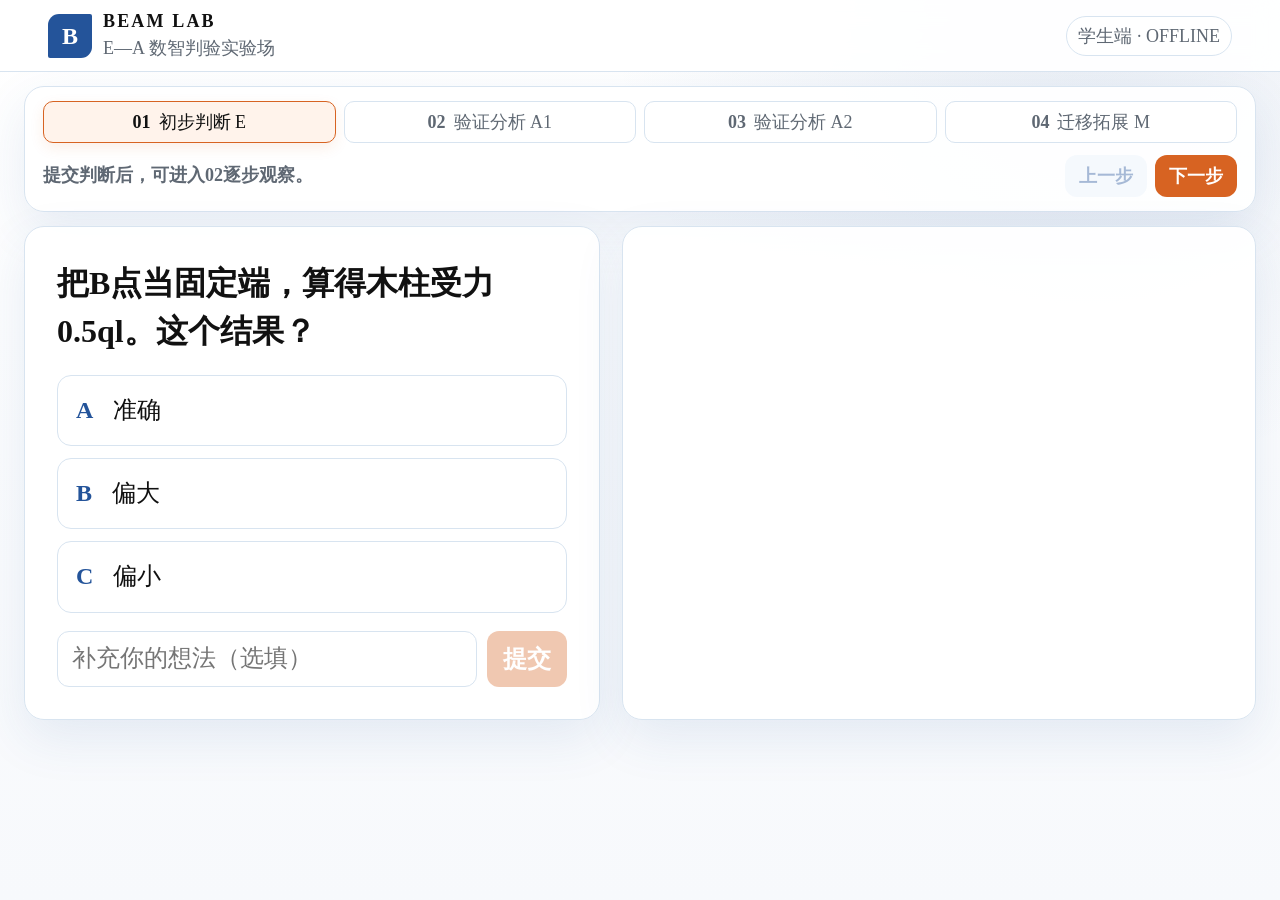
<file: index.html>
<!doctype html><html lang="zh-CN"><meta charset="utf-8"><meta name="viewport" content="width=device-width,initial-scale=1"><meta http-equiv="refresh" content="0;url=student.html"><title>位移法实验室</title><a href="student.html">打开学生实验室</a></html>
</file>
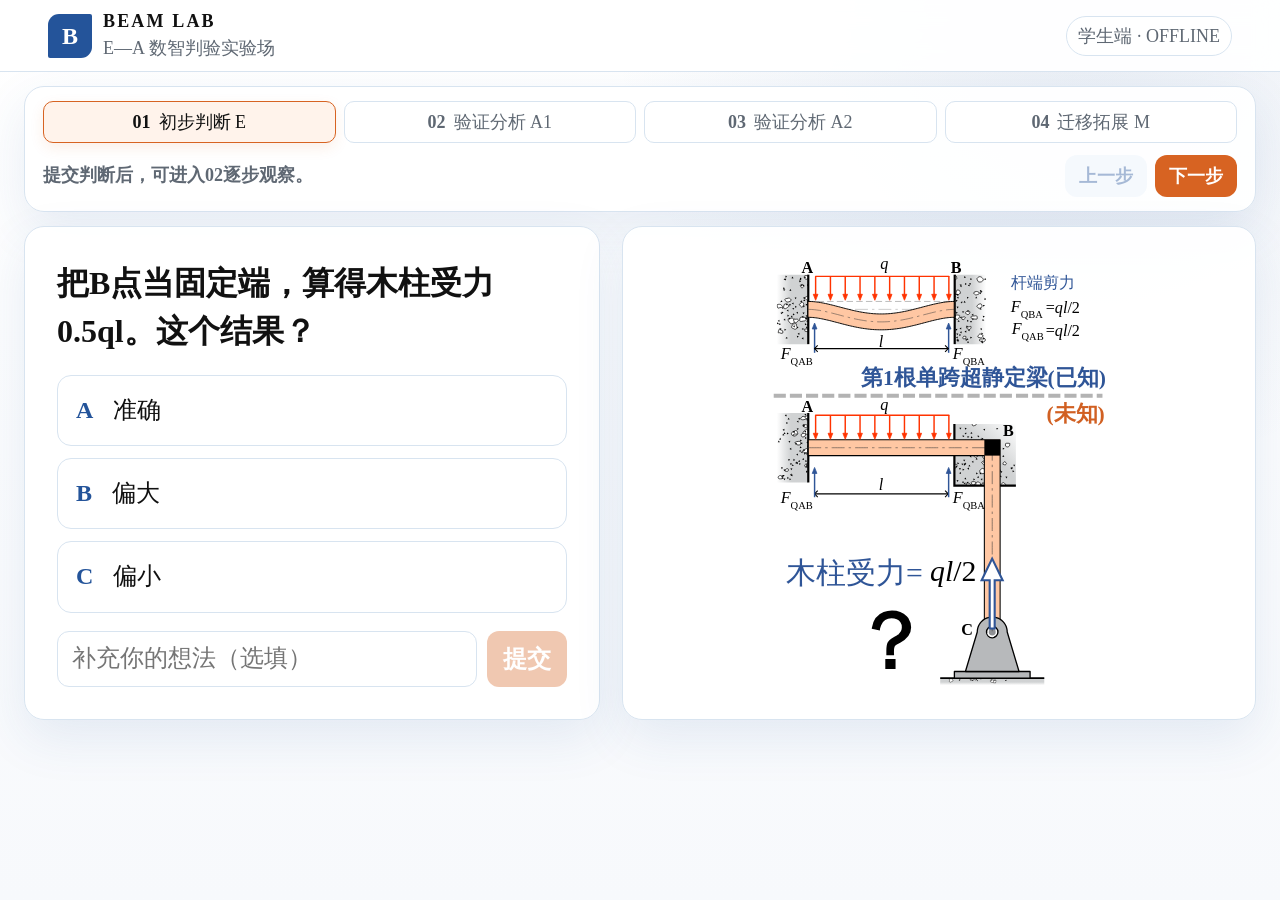
<file: student.html>
<!doctype html>
<html lang="zh-CN">
  <head>
    <meta charset="utf-8" />
    <meta name="viewport" content="width=device-width,initial-scale=1,viewport-fit=cover" />
    <meta name="theme-color" content="#f3eee4" />
    <title>BEAM LAB · 学生体验页</title>
    <link rel="stylesheet" href="./static/styles.css?v=v6-oct01-m4" />
    <link rel="stylesheet" href="./static/displacement.css?v=9-reveal-1023" />
    <link rel="stylesheet" href="./static/student-mobile.css?v=1" />
  </head>
  <body>
    <header class="topbar">
      <a class="brand" id="brandLink" href="" aria-label="刷新学生体验页">
        <span class="brand-mark">B</span>
        <span><strong>BEAM LAB</strong><small>E—A 数智判验实验场</small></span>
      </a>
      <div class="session-pill" id="sessionPill">正在进入课堂…</div>
    </header>
    <main id="app" aria-live="polite"></main>
    <div id="toast" class="toast" role="status"></div>
    <script src="./static/compat.js?v=v5-sep27-5"></script>
    <script src="./static/offline-config.js"></script>
    <script>
      window.BEAM_OFFLINE = { role: "student", assetBase: "./static", selfGuided: true };
    </script>
    <script src="./static/offline-data.js?v=v5-sep27-5"></script>
    <!-- 版面调试保存的配置（由 static/layout-tuner.js 读取） -->
    <script>document.write('<script src="./static/layout-overrides.js?t=' + Date.now() + '"><\/script>');</script>
    <script src="./static/displacement.js?v=20-a1names-1023"></script>
    <script src="./static/app.js?v=disp-shell-20261015-1-cmt20261018-a13-sub8"></script>
    <script src="./static/typography.js?v=v5-sep27-5"></script>
    <!-- 版面：套用保存的版面（手机上先继承教师版）；手机版面在 student-edit.html 里调 -->
    <script src="./static/layout-tuner.js?v=tuner-disp-20261023-a1split"></script>
  </body>
</html>
</file>
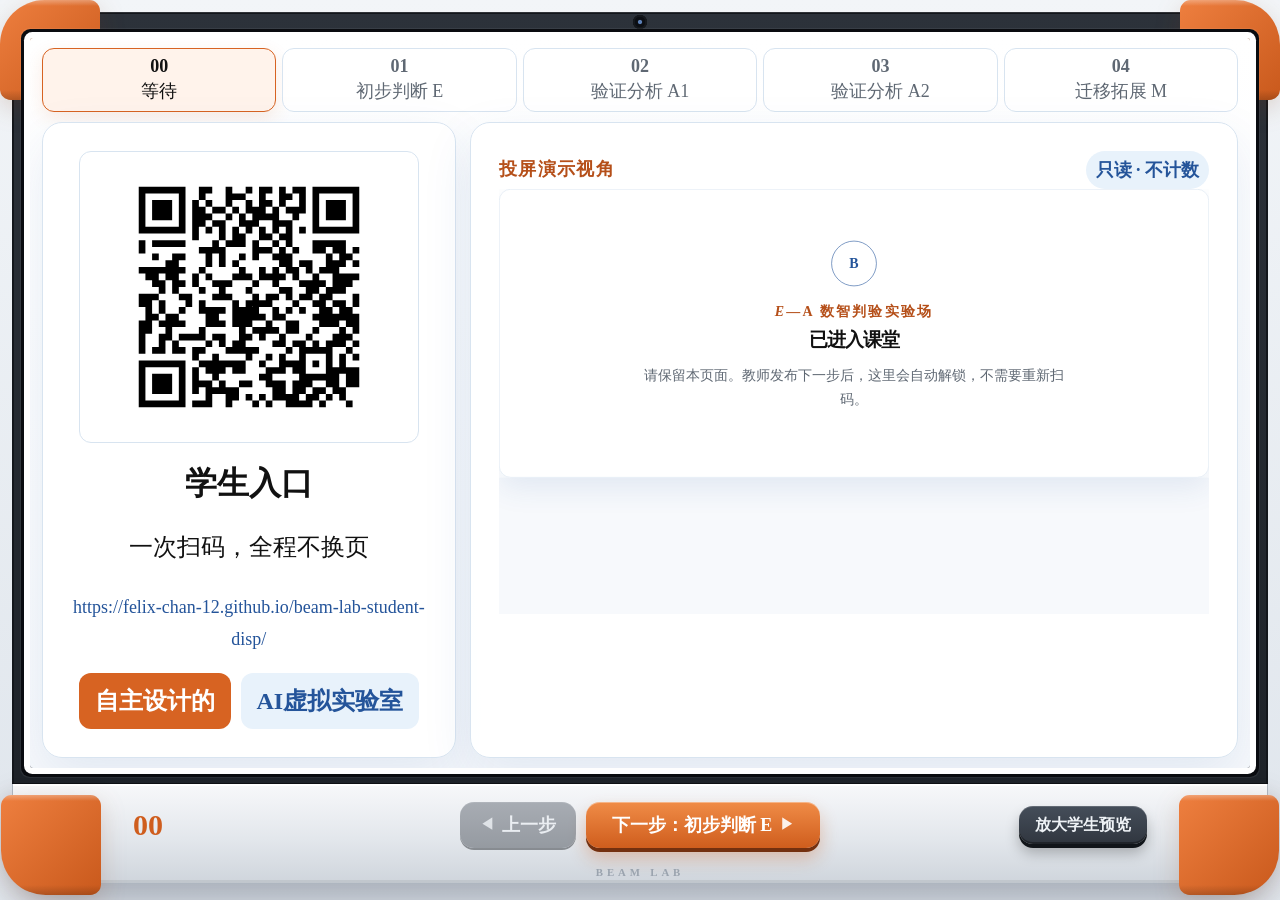
<file: teacher.html>
<!doctype html>
<html lang="zh-CN">
  <head>
    <meta charset="utf-8" />
    <meta name="viewport" content="width=device-width,initial-scale=1,viewport-fit=cover" />
    <meta name="theme-color" content="#f3eee4" />
    <title>BEAM LAB · 教师离线控制台</title>
    <link rel="stylesheet" href="./static/styles.css?v=v6-oct01-m4-clicker1023" />
    <link rel="stylesheet" href="./static/displacement.css?v=14-a23single-1026" />
  </head>
  <body>
    <!-- 控制台套平板外框（一打开就有，避免先闪一下原来的顶部栏）；学生预览（?preview=1）和 ?frame=0 不套 -->
    <script>(function () { var q = new URLSearchParams(location.search); if (q.get("preview") !== "1" && q.get("frame") !== "0") document.body.classList.add("beam-frame"); })();</script>
    <header class="topbar">
      <a class="brand" id="brandLink" href="" aria-label="刷新离线课堂页面">
        <span class="brand-mark">B</span>
        <span><strong>BEAM LAB</strong><small>E—A 数智判验实验场</small></span>
      </a>
      <div class="session-pill" id="sessionPill">正在载入离线课堂…</div>
    </header>
    <main id="app" aria-live="polite"></main>
    <div id="toast" class="toast" role="status"></div>
    <script src="./static/compat.js?v=v5-sep27-5"></script>
    <script src="./static/offline-config.js"></script>
    <script>
      window.BEAM_OFFLINE = {
        role: new URLSearchParams(location.search).get("preview") === "1" ? "student" : "teacher",
        assetBase: "./static",
        previewUrl: "./teacher.html?preview=1" + (new URLSearchParams(location.search).get("edit") === "1" ? "&tune=1" : "")
      };
    </script>
    <script src="./static/offline-data.js?v=v5-sep27-5"></script>
    <!-- 版面调试保存的配置（由 static/layout-tuner.js 读取） -->
    <script>document.write('<script src="./static/layout-overrides.js?t=' + Date.now() + '"><\/script>');</script>
    <script src="./static/displacement.js?v=28-a23single-1026"></script>
    <script src="./static/app.js?v=disp-shell-20261015-1-cmt20261018-a13-sub8-clicker1024-interrupt-pins1025"></script>
    <script src="./static/typography.js?v=v6-sep30-m2"></script>
    <!-- 版面调试：teacher.html?edit=1 打开 -->
    <script src="./static/layout-tuner.js?v=tuner-disp-20261026-a23single"></script>
  </body>
</html>
</file>
<file: static/styles.css>
:root {
  --text-small: 18px;
  --text-body: 24px;
  --text-title: 32px;
  /* PPT统一配色：蓝色承载课程与系统信息，橙色承载判断与行动。 */
  --paper: #f7f9fc;
  --paper-2: #ffffff;
  --ink: #111111;
  --muted: #5f6873;
  --line: #d8e4f0;
  --orange: #d76322;
  --orange-dark: #b54f19;
  --blue: #24549a;
  --blue-soft: #e8f2fb;
  --green: #24549a;
  --shadow: 0 18px 50px rgba(36, 84, 154, 0.10);
  --force-concept-width: 180px;
  --force-control-width: 235px;
  --force-gap-x: 18px;
  --force-gap-y: 16px;
  --force-formula-scale: 100%;
  --force-concept-scale: 100%;
  font-family: "Microsoft YaHei", "PingFang SC", system-ui, sans-serif;
  color: var(--ink);
  background: var(--paper);
}

* { box-sizing: border-box; }
body { margin: 0; min-height: 100vh; background:
  radial-gradient(circle at 85% 0%, rgba(36,84,154,.10), transparent 30rem),
  linear-gradient(180deg, #ffffff, var(--paper)); }
button, input { font: inherit; }
button { cursor: pointer; }

.topbar {
  min-height: 72px; padding: 10px clamp(16px, 4vw, 48px); display: flex;
  align-items: center; justify-content: space-between; border-bottom: 1px solid var(--line);
  background: rgba(255,255,255,.92); backdrop-filter: blur(12px); position: sticky; top: 0; z-index: 20;
}
.brand { color: inherit; text-decoration: none; display: flex; align-items: center; gap: 11px; }
.brand-mark { width: 44px; height: 44px; display: grid; place-items: center; color: white;
  background: var(--blue); border-radius: 11px 2px 11px 2px; font: 800 23px/1 Georgia, serif; }
.brand strong, .brand small { display: block; }
.brand strong { letter-spacing: .12em; font: 800 16px/1.2 Georgia, serif; }
.brand small { color: var(--muted); margin-top: 3px; font-size: 12px; }
.session-pill { border: 1px solid var(--line); border-radius: 999px; padding: 7px 11px; color: var(--muted); font-size: 12px; background: var(--paper-2); }
.preview-page .session-pill { display: flex; align-items: center; gap: 10px; padding: 7px 13px; color: var(--blue); }
.preview-page .session-pill strong { padding-left: 10px; border-left: 1px solid var(--line); font: 800 18px/1 Cambria, monospace; color: var(--orange-dark); }

main { width: min(1180px, calc(100% - 28px)); margin: 24px auto 64px; }
.hero { display: grid; grid-template-columns: minmax(0, 1.35fr) minmax(260px, .65fr); gap: 22px; align-items: stretch; }
.panel { background: rgba(255,255,255,.96); border: 1px solid var(--line); border-radius: 20px; box-shadow: var(--shadow); padding: clamp(18px, 3vw, 32px); }
.eyebrow { margin: 0 0 10px; color: var(--orange-dark); text-transform: uppercase; letter-spacing: .16em; font-size: 12px; font-weight: 800; }
h1 { font: 750 clamp(29px, 5vw, 54px)/1.08 Georgia, "Microsoft YaHei", serif; letter-spacing: -.03em; margin: 0 0 14px; }
h2 { font: 750 clamp(22px, 3vw, 34px)/1.15 Georgia, "Microsoft YaHei", serif; margin: 0 0 12px; }
h3 { margin: 0 0 10px; font-size: 18px; }
p { line-height: 1.75; }
.lead { color: var(--muted); font-size: 17px; max-width: 62ch; }
.question { border-left: 4px solid var(--orange); padding: 4px 0 4px 16px; font-size: clamp(18px, 2.5vw, 25px); line-height: 1.55; margin: 22px 0; }
.ai-quote { background: var(--blue); color: white; padding: 18px; border-radius: 14px; line-height: 1.75; }

.steps { display: grid; grid-template-columns: repeat(3, 1fr); gap: 8px; margin: 0 0 22px; }
.step { border-top: 4px solid var(--line); color: var(--muted); padding: 10px 4px 0; font-size: 12px; }
.step.active { border-color: var(--orange); color: var(--ink); font-weight: 800; }
.step.done { border-color: var(--green); color: var(--green); }
.big-number { font: 800 48px/1 Georgia, serif; }
.metric-grid { display: grid; grid-template-columns: repeat(2, 1fr); gap: 10px; }
.metric { background: var(--blue-soft); border-radius: 14px; padding: 16px; }
.metric small { display: block; color: var(--muted); margin-top: 5px; }

.options { display: grid; gap: 12px; margin-top: 20px; }
.option { text-align: left; padding: 16px 18px; border-radius: 14px; border: 1px solid var(--line); background: white; color: var(--ink); line-height: 1.55; transition: .18s ease; }
.option:hover, .option:focus-visible { border-color: var(--orange); transform: translateY(-1px); box-shadow: 0 8px 24px rgba(215,99,34,.14); }
.option.selected { border-color: var(--orange); background: #fff3eb; box-shadow: 0 0 0 2px rgba(215,99,34,.12); }
.option strong { display: block; margin-bottom: 3px; }
.vote-submit-row { display: grid; grid-template-columns: minmax(0, 1fr) auto; gap: 10px; margin-top: 18px; }
.vote-submit-row input { min-width: 0; border: 1px solid var(--line); border-radius: 12px; padding: 12px 14px; color: var(--ink); background: white; outline: none; }
.vote-submit-row input:focus { border-color: var(--orange); box-shadow: 0 0 0 3px rgba(215,99,34,.10); }

.primary, .secondary, .stage-button { border: 0; border-radius: 12px; padding: 12px 16px; font-weight: 800; }
.primary { background: var(--orange); color: white; }
.primary:disabled { opacity: .35; cursor: not-allowed; }
.secondary { color: var(--blue); background: var(--blue-soft); }
.button-row { display: flex; gap: 10px; flex-wrap: wrap; margin-top: 18px; }

.lab-grid { display: grid; grid-template-columns: minmax(0, 1.4fr) minmax(250px, .6fr); gap: 18px; }
.canvas-wrap { background: #ffffff; border: 1px solid var(--line); border-radius: 16px; padding: 12px; overflow: hidden; }
canvas { width: 100%; height: auto; display: block; }
.control-card { display: flex; flex-direction: column; gap: 16px; }
.range-row { display: grid; grid-template-columns: 1fr auto; align-items: center; gap: 14px; }
input[type="range"] { width: 100%; accent-color: var(--orange); }
[hidden] { display: none !important; }
.force-story { padding: clamp(16px, 2vw, 26px); }
.force-story > h1 { font-size: clamp(27px, 3vw, 38px); margin-bottom: 14px; }
.force-composition { display: grid; grid-template-columns: minmax(0, 1fr) var(--force-control-width); gap: 14px; align-items: stretch; }
.force-free-canvas { position: relative; width: 100%; aspect-ratio: 6 / 5; overflow: hidden; background: #fff; border: 1px solid rgba(36,84,154,.12); border-radius: 14px; }
.deformation-row-divider { position: absolute; z-index: 1; left: 1.5%; right: 1.5%; top: 45%; height: 5px; transform: translateY(-50%); border-radius: 999px; background: #789bc5; pointer-events: none; }
.force-transition-arrow { position: absolute; z-index: 7; left: 52.5%; top: 25%; width: 6px; height: 37%; transform: translateX(-50%); border-radius: 999px; background: var(--orange); pointer-events: none; }
.force-transition-arrow::after { content: ""; position: absolute; left: 50%; bottom: -2px; width: 22px; height: 22px; border-right: 6px solid var(--orange); border-bottom: 6px solid var(--orange); transform: translate(-50%, 0) rotate(45deg); }
.force-free-element { position: absolute; z-index: 2; aspect-ratio: var(--element-ratio); transform-origin: left top; }
.force-free-element > img { display: block; width: 100%; height: 100%; object-fit: contain; }
.force-diagram-element { z-index: 1; container-type: inline-size; }
.moment-diagram-title { position: absolute; z-index: 3; left: 60%; top: 0; width: 40%; aspect-ratio: 3.6; display: grid; place-items: center; background: #fff; color: #111; font: 700 7cqw/1 "Microsoft YaHei", "PingFang SC", sans-serif; white-space: nowrap; pointer-events: none; }
.force-diagram-element canvas, .force-diagram-element img { position: absolute; inset: 0; display: block; width: 100%; height: 100%; }
.force-diagram-element canvas { z-index: 1; }
.force-diagram-element img { z-index: 2; pointer-events: none; object-fit: contain; }
.deformation-load-canvas, [data-deformation-load] { position: absolute; inset: 0; z-index: 3; display: block; width: 100%; height: 100%; pointer-events: none; }
.deformation-dimension-canvas { position: absolute; inset: 0; z-index: 1; display: block; width: 100%; height: 100%; pointer-events: none; }
.deformation-trend-label { position: absolute; z-index: 5; left: 5%; top: 8%; padding: 3px 8px; border-radius: 7px; color: #6f7c8a; background: rgba(255,255,255,.92); box-shadow: 0 1px 5px rgba(20,45,76,.08); font-size: clamp(12px, 1.2vw, 18px); font-weight: 800; white-space: nowrap; }
.deformation-zero-label { position: absolute; z-index: 5; right: 7%; top: 5%; color: #18a95b; font: 900 clamp(22px, 2vw, 34px)/1.05 "Times New Roman", serif; white-space: nowrap; text-shadow: 0 1px 0 #fff, 0 0 5px rgba(255,255,255,.9); }
.deformation-zero-label sub { font-family: "Times New Roman", serif; font-size: .7em; font-style: normal; }
.deformation-story [data-element-slot="basicStructure"] > img { position: absolute; inset: 0; z-index: 2; }
.deformation-formula-label { position: absolute; z-index: 5; padding: 3px 7px; border-radius: 7px; background: rgba(255,255,255,.9); box-shadow: 0 1px 5px rgba(20,45,76,.08); font: 700 18px/1.15 Cambria, "Times New Roman", serif; white-space: nowrap; pointer-events: none; transform-origin: left top; }
.deformation-formula-label sub, .deformation-formula-label sup { font-size: .7em; }
.compact-fraction { margin-inline: 2px; }
.deformation-decomposed [data-element-slot="basicStructure"] { overflow: visible; }
.deformation-decomposed [data-element-slot="basicMomentBg"] { overflow: visible; }
.deformation-decomposed [data-force-channel="basic"]:disabled { opacity: .45; cursor: not-allowed; }
.force-live-value { position: absolute; z-index: 4; display: block; padding: 2px 5px; border-radius: 6px; background: rgba(255,255,255,.88); box-shadow: 0 1px 5px rgba(20,45,76,.08); font: 600 clamp(10px, 1vw, 16px)/1.15 Cambria, "Times New Roman", serif; white-space: nowrap; pointer-events: none; transform-origin: left top; }
.force-live-value sub { font-size: .7em; }
.force-live-value sup { font-size: .7em; }
.force-live-value-fyb { color: #d71920; font-weight: 900; }
.force-live-value-ma, .force-live-value-fya { color: var(--blue); }
.force-live-value[data-force-mode="uniform"] { color: #800080; }
.force-live-value[data-force-mode="fyb"] { color: #008000; }
.force-controls { display: grid; grid-template-rows: 1fr 1fr; gap: 14px; min-width: 0; height: var(--force-control-height); align-self: start; }
.force-control { padding: 12px 4px; justify-content: flex-start; }
.force-control .readout { padding: 9px; }
.force-control .readout strong { font-size: 17px; }
.deformation-story > h1 { font-size: clamp(25px, 2.5vw, 34px); }
.formula { font-family: Cambria, Georgia, serif; background: var(--blue-soft); border-radius: 12px; padding: 12px 14px; text-align: center; font-size: 18px; }
.equilibrium-system { display: grid; gap: 8px; text-align: left; font-size: clamp(15px, 1.25vw, 20px); line-height: 1.45; white-space: nowrap; }
.eq-blue { color: var(--blue); }
.eq-red { color: #d71920; }
.fraction { display: inline-grid; grid-template-rows: auto auto; vertical-align: middle; line-height: 1; text-align: center; margin-inline: 2px; }
.fraction span:first-child { border-bottom: 1px solid currentColor; padding: 0 3px 2px; }
.fraction span:last-child { padding-top: 2px; }
.candidate-solutions { margin-top: 14px; padding-top: 12px; border-top: 1px solid var(--line); font-family: Cambria, Georgia, serif; }
.candidate-heading { display: flex; align-items: center; justify-content: space-between; gap: 10px; margin-bottom: 10px; color: var(--muted); font: 700 12px/1.3 "Microsoft YaHei", sans-serif; }
.candidate-row { display: grid; grid-template-columns: repeat(3, minmax(0, 1fr)); align-items: center; gap: 8px; min-height: 48px; border-top: 1px dashed rgba(36,84,154,.16); font-size: clamp(11px, 1.05vw, 18px); white-space: nowrap; }
.candidate-heading + .candidate-row { border-top: 0; }
.candidate-row > span { text-align: center; }
.readouts { display: grid; grid-template-columns: repeat(2, 1fr); gap: 8px; }
.readout { padding: 11px; border: 1px solid var(--line); border-radius: 11px; }
.readout strong { display: block; font: 800 19px/1.2 Cambria, serif; }
.readout small { color: var(--muted); }
.zero { color: var(--green); }
.hint { color: var(--muted); font-size: 13px; line-height: 1.65; }

.teacher-grid { display: grid; grid-template-columns: 1.2fr .8fr; gap: 18px; }
.stage-controls { display: grid; gap: 10px; }
.stage-button { text-align: left; background: var(--paper); color: var(--ink); border: 1px solid transparent; }
.stage-button.current { border-color: var(--orange); background: #fff3eb; }
.stage-button span { color: var(--muted); font-weight: 500; margin-left: 8px; }
.vote-bars { display: grid; gap: 13px; margin-top: 18px; }
.vote-bar header { display: flex; justify-content: space-between; gap: 12px; font-size: 13px; margin-bottom: 6px; }
.bar-track { height: 10px; border-radius: 99px; background: var(--paper); overflow: hidden; }
.bar-fill { height: 100%; background: var(--orange); border-radius: inherit; min-width: 0; transition: width .3s ease; }
.teacher-pulse { display: flex; flex-direction: column; }
.comment-tools { margin-top: auto; padding-top: 12px; border-top: 1px solid var(--line); display: flex; align-items: center; justify-content: space-between; gap: 10px; color: var(--muted); font-size: 12px; }
.comment-tools > div { display: flex; gap: 6px; }
.compact-button { padding: 6px 9px; border-radius: 8px; font-size: 12px; }
.comment-stream { padding-top: 9px; overflow: hidden; min-height: 43px; }
.comment-track { display: flex; align-items: center; gap: 12px; width: max-content; padding-left: 100%; box-sizing: content-box; animation: comment-drift 24s linear infinite; }
.comment-stream.paused .comment-track { animation: none; padding-left: 0; }
.comment-chip { flex: 0 0 auto; max-width: 360px; overflow: hidden; text-overflow: ellipsis; white-space: nowrap; border-radius: 999px; padding: 7px 13px; background: var(--blue-soft); color: var(--blue); font-size: 13px; }
@keyframes comment-drift { from { transform: translateX(0); } to { transform: translateX(-100%); } }
.entry-card { display: grid; grid-template-columns: 170px 1fr; align-items: center; gap: 18px; }
.qr { width: 170px; height: 170px; object-fit: contain; background: white; border: 1px solid var(--line); padding: 8px; border-radius: 12px; }
.url { overflow-wrap: anywhere; color: var(--blue); font-size: 13px; }
.timer { font: 800 32px/1 Cambria, monospace; color: var(--blue); }

.teacher-cockpit { display: grid; gap: 16px; }
.teacher-command-bar { position: static; z-index: 15; display: flex; justify-content: space-between; align-items: center; gap: 24px; padding-block: 18px; background: rgba(255,255,255,.98); }
.teacher-command-bar h2, .teacher-command-bar p { margin-bottom: 0; }
.stage-nav { display: flex; gap: 9px; flex-wrap: wrap; justify-content: flex-end; }
.stage-nav button:disabled { opacity: .35; cursor: not-allowed; }
.vote-control { border: 1px solid var(--orange); border-radius: 12px; padding: 11px 14px; font-weight: 800; }
.end-vote { background: var(--orange); color: white; }
.reopen-vote { background: white; color: var(--orange-dark); }
.reveal-control { border: 1px solid #25a66a; border-radius: 12px; padding: 11px 14px; background: #25a66a; color: white; font-weight: 800; }
.force-reveal-grid { display: grid; grid-template-columns: repeat(5, 32px); gap: 5px; align-items: center; }
.force-reveal-grid button { width: 32px; height: 32px; padding: 0; border: 1px solid #a9d9c2; border-radius: 7px; background: #eef8f3; color: #4f7563; font: 800 13px/1 Georgia, serif; }
.force-reveal-grid button.active { border-color: #25a66a; background: #25a66a; color: white; box-shadow: 0 4px 10px rgba(37,166,106,.18); }
.self-guided-nav { display: grid; gap: 12px; margin-bottom: 14px; padding: 14px 18px; }
.self-guided-page main > .steps { display: none; }
.self-stage-roadmap { display: grid; grid-template-columns: repeat(4, 1fr); gap: 8px; }
.self-stage-button { border: 1px solid var(--line); border-radius: 10px; background: white; color: var(--muted); padding: 8px 10px; font-size: 12px; }
.self-stage-button span { display: inline-block; margin-right: 8px; font: 800 15px/1 Georgia, serif; }
.self-stage-button.current { color: var(--ink); border-color: var(--orange); background: #fff3eb; box-shadow: 0 5px 14px rgba(215,99,34,.1); }
.self-step-control { display: flex; align-items: center; justify-content: space-between; gap: 14px; }
.self-substeps { display: flex; align-items: center; gap: 10px; }
.self-substeps-label, .self-guide-hint { margin: 0; color: var(--muted); font-size: 12px; font-weight: 700; }
.self-nav-actions { display: flex; gap: 8px; margin-left: auto; }
.self-nav-actions button { padding: 9px 14px; }
.self-nav-actions button:disabled { opacity: .4; cursor: not-allowed; }
.teacher-cockpit.vote-feedback-mode .teacher-overview { grid-template-rows: minmax(0, 1fr); }
.teacher-cockpit.vote-feedback-mode .entry-compact { display: none; }
.teacher-cockpit.vote-feedback-mode .teacher-pulse { height: 100%; }
.student-feedback-summary { display: grid; grid-template-columns: minmax(150px, .35fr) minmax(280px, 1fr); gap: 22px; align-items: stretch; margin: 22px 0; }
.student-feedback-total { display: grid; place-content: center; text-align: center; border-radius: 16px; background: var(--blue-soft); color: var(--blue); padding: 20px; }
.student-feedback-total strong { font: 800 64px/1 Georgia, serif; }
.student-feedback-total span { margin-top: 8px; color: var(--muted); font-weight: 700; }
.student-vote-bars { display: grid; align-content: center; gap: 12px; margin: 0; }
.student-feedback-comments { margin-top: 20px; }
.student-feedback-comments p { margin: 9px 0; padding: 13px 16px; border: 1px solid var(--line); border-radius: 12px; background: #fff; }
.vote-status { margin: 10px 0 0; color: var(--blue); font-size: 13px; font-weight: 700; }
.vote-status.closed { color: var(--orange-dark); }
.stage-roadmap { display: grid; grid-template-columns: repeat(5, 1fr); gap: 8px; }
.roadmap-step { border: 1px solid var(--line); border-radius: 12px; background: rgba(255,255,255,.86); color: var(--muted); padding: 10px 8px; font-size: 12px; }
.roadmap-step span { display: block; font: 800 16px/1 Georgia, serif; margin-bottom: 4px; }
.roadmap-step.current { color: var(--ink); border-color: var(--orange); background: #fff3eb; box-shadow: 0 6px 18px rgba(215,99,34,.12); }
.teacher-workspace { display: grid; grid-template-columns: minmax(460px, .9fr) minmax(520px, 1.1fr); gap: 18px; align-items: stretch; }
.teacher-overview { display: grid; grid-template-rows: minmax(0, 1fr) auto; gap: 18px; min-height: 0; }
.pulse-heading, .preview-heading { display: flex; justify-content: space-between; align-items: flex-start; gap: 18px; }
.entry-compact { display: grid; grid-template-columns: 170px 1fr; gap: 24px; align-items: center; }
.entry-compact .qr { width: 170px; height: 170px; }
.entry-compact > div { padding-left: 10px; }
.preview-panel { padding: 18px; position: static; display: flex; flex-direction: column; min-height: 0; align-self: stretch; }
.preview-badge { border-radius: 999px; padding: 7px 10px; background: var(--blue-soft); color: var(--blue); font-size: 12px; font-weight: 800; white-space: nowrap; }
.device-frame { flex: 1; min-height: 0; overflow: hidden; border: 1px solid var(--line); border-radius: 16px; background: var(--paper); }
.device-frame iframe { display: block; width: 100%; height: 100%; min-height: 0; border: 0; background: var(--paper); }
.teacher-cockpit.preview-focus .teacher-overview, .teacher-cockpit.preview-focus .stage-roadmap { display: none; }
.teacher-cockpit.preview-focus .teacher-workspace { grid-template-columns: 1fr; }
.teacher-cockpit.preview-focus .preview-panel { position: static; }
.teacher-cockpit.preview-focus .device-frame iframe { height: min(720px, calc(100vh - 190px)); min-height: 0; }

/* 教师端顶部压缩为一条控制带，减少与 BEAM LAB 页眉的重复信息。 */
.teacher-command-bar { padding-block: 9px; }
.teacher-command-bar .eyebrow, .teacher-command-bar .hint { display: none; }
.teacher-command-bar h2 { margin: 0; font-size: clamp(20px, 2.2vw, 28px); }

/* 预览面板只保留一个小型入口提示，主体标题交给学生端的 BEAM LAB 页眉。 */
.preview-heading { align-items: center; }
.preview-heading h2 { display: none; }
.preview-heading .eyebrow { margin: 0; font-size: 11px; letter-spacing: .08em; }

/* A 阶段的核心是操作画面，标题和说明收敛为轻量提示；E 阶段的问题标题保持突出。 */
#app > .panel:not(.waiting) > h1 { font-size: clamp(26px, 3.2vw, 38px); margin-bottom: 8px; }
#app > .panel:not(.waiting) > .lead { display: none; }

table { width: 100%; border-collapse: collapse; margin-top: 16px; font-size: 14px; }
th, td { border-bottom: 1px solid var(--line); padding: 11px 8px; text-align: right; }
th:first-child, td:first-child { text-align: left; }
th { color: var(--muted); font-size: 12px; }
.pass { color: var(--green); font-weight: 800; }
.waiting { text-align: center; padding: 12vh 20px; }
.waiting .pulse { width: 78px; height: 78px; border: 1px solid var(--blue); border-radius: 50%; margin: 0 auto 22px; display: grid; place-items: center; color: var(--blue); font: 800 24px Georgia, serif; animation: pulse 1.8s infinite; }
@keyframes pulse { 50% { box-shadow: 0 0 0 18px rgba(36,84,154,0); background: rgba(36,84,154,.08); } }
.toast { position: fixed; left: 50%; bottom: 24px; transform: translate(-50%, 20px); opacity: 0; pointer-events: none; background: var(--ink); color: white; padding: 10px 16px; border-radius: 999px; transition: .2s ease; z-index: 30; }
.toast.show { transform: translate(-50%, 0); opacity: 1; }

.layout-mode main { width: calc(100% - 380px); margin-left: 16px; margin-right: 364px; }
.layout-mode.layout-editor-collapsed main { width: calc(100% - 88px); margin-right: 72px; }
.layout-editor { position: fixed; inset: 0 0 0 auto; z-index: 60; width: 350px; background: #fff; border-left: 1px solid var(--line); box-shadow: -16px 0 40px rgba(36,84,154,.14); overflow: auto; }
.layout-editor > header { position: sticky; top: 0; z-index: 2; display: flex; align-items: center; justify-content: space-between; gap: 12px; padding: 16px; border-bottom: 1px solid var(--line); background: rgba(255,255,255,.96); }
.layout-editor > header strong, .layout-editor > header small { display: block; }
.layout-editor > header strong { font-size: 20px; }
.layout-editor-header-actions { display: flex; align-items: center; gap: 6px; }
.layout-editor-header-actions .compact-button { padding: 8px 9px; font-size: 11px; }
.layout-editor > header small { margin-top: 3px; color: var(--muted); font-size: 11px; }
.layout-editor-body { padding: 14px 16px 24px; }
.layout-editor-body section + section { margin-top: 20px; padding-top: 14px; border-top: 1px solid var(--line); }
.layout-editor h3 { margin: 0 0 10px; color: var(--blue); font-size: 15px; }
.layout-control { display: grid; grid-template-columns: minmax(0, 1fr) 72px 22px; gap: 2px 8px; align-items: center; margin-bottom: 9px; }
.layout-control > span { grid-column: 1 / -1; display: flex; justify-content: space-between; color: #26313d; font-size: 12px; }
.layout-control output { color: var(--orange-dark); font-weight: 800; }
.layout-control input { min-width: 0; }
.layout-control .layout-number { width: 100%; box-sizing: border-box; border: 1px solid var(--line); border-radius: 6px; padding: 3px 5px; background: #fff; color: #26313d; font-size: 11px; }
.layout-control small { color: var(--muted); }
.asset-upload { display: flex; align-items: center; justify-content: space-between; gap: 10px; padding: 8px 0; border-bottom: 1px dashed var(--line); font-size: 12px; }
.asset-upload input { width: 126px; font-size: 10px; }
.element-control { margin-bottom: 7px; border: 1px solid var(--line); border-radius: 9px; background: #fbfdff; }
.element-control summary { cursor: pointer; padding: 8px 10px; color: var(--blue); font-size: 12px; font-weight: 800; }
.element-control[open] summary { border-bottom: 1px solid var(--line); }
.element-control .element-axis { margin: 8px 10px; }
.style-grid { display: grid; grid-template-columns: 1fr 1fr; gap: 8px; margin-top: 12px; }
.style-grid label { display: grid; gap: 5px; color: #26313d; font-size: 11px; }
.style-grid select, .style-grid input[type="color"] { width: 100%; min-height: 30px; border: 1px solid var(--line); border-radius: 7px; background: #fff; }
.layout-template-links { display: flex; flex-wrap: wrap; gap: 6px; margin: 10px 0 8px; }
.layout-template-links a { padding: 5px 8px; border: 1px solid var(--line); border-radius: 8px; color: var(--blue); background: var(--blue-soft); font-size: 10px; text-decoration: none; }
.layout-template-links a:hover { border-color: var(--blue); }
.layout-editor-actions { position: sticky; bottom: 0; display: grid; grid-template-columns: 1fr 1fr; gap: 8px; margin: 18px -4px -10px; padding: 12px 4px 4px; background: linear-gradient(180deg, rgba(255,255,255,.75), #fff 32%); }
.layout-editor-actions .reset-layout-button { grid-column: 1 / -1; }
.layout-editor.collapsed { width: 58px; overflow: hidden; }
.layout-editor.collapsed > header { height: 100%; padding: 8px; writing-mode: vertical-rl; justify-content: flex-start; }
.layout-editor.collapsed > header div { display: none; }
.layout-editor.collapsed > header .layout-editor-header-actions { display: block; }
.layout-editor.collapsed #closeLayoutEditor { display: none; }
.layout-editor.collapsed .layout-editor-body { display: none; }

/* 学生端按内容自然收缩，禁止用视口最小高度制造底部空白。 */
.student-page main { min-height: 0; margin-bottom: 18px; }
.student-page.preview-page { min-height: 0; }
.student-page .hero { min-height: 0; }
.student-page .hero > .panel { height: auto; }
.student-page main > .panel:not(.waiting), .student-page .waiting { min-height: 0; }

/* 教师预览内保持同样比例，但收紧外围留白。 */
.preview-page main { width: min(100% - 20px, 1600px); margin-top: 12px; }
.preview-page .steps { margin-bottom: 14px; }
.preview-page .hero, .preview-page main > .panel:not(.waiting) { min-height: 0; }
.preview-page .hero > .panel, .preview-page main > .panel:not(.waiting) { padding-block: clamp(22px, 3vh, 34px); }
.preview-page .options { gap: 14px; margin-top: 24px; }
.preview-page .option { padding: 18px 20px; }
.preview-page table { margin-top: 22px; font-size: 15px; }
.preview-page th, .preview-page td { padding: 14px 10px; }
.preview-page #migrationResult .question { margin-top: 28px; padding-block: 10px; }
.layout-mode.preview-page main { width: calc(100% - 380px); margin-left: 16px; margin-right: 364px; }
.layout-mode.layout-editor-collapsed.preview-page main { width: calc(100% - 88px); margin-right: 72px; }

/* E阶段把屏幕交给问卷，放大可点击区域。 */
.preview-page[data-stage="1"] .question { margin-block: 26px; font-size: 22px; }
.preview-page[data-stage="1"] .options { gap: 18px; }
.preview-page[data-stage="1"] .option { padding-block: 21px; }

/* M阶段内容较短，通过表格与结论区的真实信息占用纵向空间。 */
.preview-page[data-stage="4"] main > .panel { padding-block: 34px; }
.preview-page[data-stage="4"] main > .panel > h1 { font-size: 40px; margin-bottom: 20px; }
.preview-page[data-stage="4"] .button-row { margin-block: 24px; }
.preview-page[data-stage="4"] table { font-size: 16px; }
.preview-page[data-stage="4"] th, .preview-page[data-stage="4"] td { padding-block: 17px; }
.preview-page[data-stage="4"] #migrationResult .question { margin-top: 34px; font-size: 21px; line-height: 1.7; }

/* 教师控制台：以 16:9、1920×1080 窗口为首屏基准。 */
@media (min-width: 1100px) {
  main { width: min(1600px, calc(100% - 48px)); margin-top: 14px; }
  .teacher-cockpit { gap: 10px; }
  .teacher-command-bar { padding-block: 9px; }
  .stage-roadmap { gap: 6px; }
  .roadmap-step { padding: 8px 7px; }
  .teacher-workspace { grid-template-columns: minmax(560px, .92fr) minmax(720px, 1.28fr); gap: 14px; height: auto; min-height: 0; max-height: none; }
  .teacher-overview { gap: 12px; }
  .teacher-pulse { padding: 20px; min-height: 0; overflow: auto; }
  .metric-grid { gap: 8px; }
  .metric { padding: 12px; }
  .big-number { font-size: 40px; }
  .vote-bars { gap: 8px; margin-top: 12px; }
  .entry-compact { padding: 18px; grid-template-columns: 170px 1fr; gap: 22px; }
  .entry-compact .qr { width: 170px; height: 170px; }
  .preview-panel { padding: 16px; }
}

/* 浏览器全屏时只调整横向比例，不再强制纵向撑高。 */
@media (min-width: 1100px) and (min-height: 900px) {
  .teacher-workspace { grid-template-columns: minmax(590px, .86fr) minmax(780px, 1.14fr); }
}

/* F11 全屏：用新增的纵向空间放大控制台，左右严格等高并贴近屏幕底部。 */
@media (min-width: 1100px) and (min-height: 1000px) {
  main { margin-bottom: 14px; }
  .teacher-workspace { min-height: calc(100vh - 245px); align-items: stretch; }
  .teacher-overview { height: 100%; grid-template-rows: minmax(0, 1fr) auto; }
  .preview-panel { height: 100%; align-self: stretch; }
  .teacher-cockpit:not(.preview-focus) .device-frame { flex: 1; }
  .teacher-cockpit:not(.preview-focus) .device-frame iframe { height: 100%; }
  .teacher-cockpit.preview-focus .preview-panel { height: calc(100vh - 170px); }
  .teacher-cockpit.preview-focus .device-frame { flex: 1; }
  .teacher-cockpit.preview-focus .device-frame iframe { height: 100%; }
}

@media (max-width: 780px) {
  .deformation-formula-label { padding: 2px 4px; font-size: 11px; }
  .hero, .lab-grid, .teacher-grid { grid-template-columns: 1fr; }
  .force-composition { grid-template-columns: 1fr; grid-template-rows: auto; }
  .force-controls { grid-template-columns: 1fr 1fr; grid-template-rows: auto; }
  .steps { grid-template-columns: repeat(2, 1fr); }
  .entry-card { grid-template-columns: 1fr; }
  .qr { width: 150px; height: 150px; }
  .session-pill { display: none; }
  main { width: min(100% - 18px, 680px); margin-top: 12px; }
  .panel { border-radius: 16px; padding: 18px; }
  .readouts { grid-template-columns: 1fr 1fr; }
  th, td { padding: 9px 5px; font-size: 12px; }
  .teacher-command-bar, .pulse-heading, .preview-heading { align-items: stretch; flex-direction: column; }
  .stage-nav { justify-content: flex-start; }
  .stage-roadmap { grid-template-columns: repeat(3, 1fr); }
  .self-guided-nav { padding: 10px; }
  .self-stage-button { padding: 8px 4px; }
  .self-stage-button span { display: block; margin: 0 0 4px; }
  .self-step-control { align-items: flex-start; }
  .self-substeps { align-items: flex-start; flex-direction: column; gap: 6px; }
  .self-nav-actions { align-self: flex-end; }
  .student-feedback-summary { grid-template-columns: 1fr; gap: 12px; }
  .student-feedback-total { grid-template-columns: auto auto; gap: 10px; align-items: baseline; }
  .student-feedback-total strong { font-size: 46px; }
  .teacher-workspace { grid-template-columns: 1fr; }
  .entry-compact { grid-template-columns: 1fr; }
  .preview-panel { position: static; }
  .device-frame iframe { height: 540px; }
}

/* 2026-09-13: original diagrams with the requested classroom steps. */
.force-controls { grid-template-rows: auto; height: auto; }
.force-controls [hidden], .force-free-canvas [hidden] { display: none !important; }
.special-candidates { display: flex; flex-wrap: wrap; gap: 6px; }
.special-candidates button { flex: 1 1 auto; padding: 9px 6px; font-size: 13px; }
.special-candidates button[aria-pressed="true"] { color: var(--orange-dark); border-color: var(--orange); background: #fff4e8; }
.ai-deformation-card { display: grid; gap: 7px; padding: 12px; border: 1px solid rgba(36,84,154,.18); border-radius: 14px; background: linear-gradient(135deg, #f4f8ff, #fff9f2); box-shadow: 0 8px 22px rgba(36,84,154,.08); }
.ai-deformation-heading { display: flex; align-items: center; gap: 8px; color: var(--blue); font-size: 14px; }
.ai-deformation-heading span { display: inline-grid; place-items: center; width: 30px; height: 24px; border-radius: 7px; color: white; background: var(--blue); font: 900 12px/1 "Microsoft YaHei", sans-serif; letter-spacing: .5px; }
.ai-deformation-button { width: 100%; padding-block: 10px; }
.ai-deformation-button:disabled { opacity: 1; background: var(--green); }
.ai-deformation-card[aria-busy="true"] .ai-deformation-button { background: var(--orange); }
.ai-deformation-card small { color: var(--blue); text-align: center; font-size: 15px; font-weight: 900; line-height: 1.35; }
.displacement-readout { margin-top: 12px; width: 100%; text-align: center; }
.displacement-readout strong { display: block; font-weight: 900; font-size: 23px; }
.displacement-readout small { display: block; margin-top: 6px; }
.structure-caption { position: absolute; left: 3%; color: var(--blue); font-weight: 800; font-size: clamp(14px, 1.5vw, 24px); z-index: 6; }
.top-caption { top: 2%; }
.bottom-caption { top: 46%; }
.force-story:not(.deformation-story) .force-stage-caption { left: 31%; }
.force-story:not(.deformation-story) .force-stage-caption.top-caption { left: 25.5%; top: 18.5%; }
.force-story:not(.deformation-story) .force-stage-caption.bottom-caption { top: 59%; }
.force-story:not(.deformation-story)[data-reveal-step="3"] [data-force-compare-decoration].deformation-row-divider { left: 1.5%; right: 30%; }
.force-story:not(.deformation-story)[data-reveal-step="3"] .force-stage-caption { left: 15%; }
.force-story:not(.deformation-story)[data-reveal-step="3"] .force-stage-caption.top-caption { top: 34%; }
.force-story:not(.deformation-story)[data-reveal-step="3"] .force-stage-caption.bottom-caption { top: 54.2%; }
.deformation-story[data-reveal-step="4"] .deformation-formula-label, .deformation-story[data-reveal-step="5"] .deformation-formula-label { left: 50% !important; top: 88% !important; transform: translateX(-50%) !important; font-size: clamp(14px, 1.5vw, 24px); }

.force-control .displacement-readout strong { font-size: 23px; font-weight: 900; }


.force-reveal-grid { grid-template-columns: repeat(5, 32px); }

@media (max-width: 780px) {
  .force-story:not(.deformation-story) .force-stage-caption { font-size: 12px; white-space: nowrap; }
  .force-story:not(.deformation-story)[data-reveal-step="3"] .force-stage-caption { left: 6%; }
  .force-story:not(.deformation-story)[data-reveal-step="3"] .force-stage-caption.top-caption { top: 36%; }
}

@media (max-width: 350px) {
  .force-story:not(.deformation-story)[data-reveal-step="3"] .force-stage-caption.top-caption { left: 3%; }
  .force-story:not(.deformation-story)[data-reveal-step="3"] [data-force-compare-decoration].deformation-row-divider { right: 34%; }
}



/* V5：课堂页面仅使用标题、正文、注释三个字号层级。上下标同样使用小字号。 */
body:not(.layout-mode), body:not(.layout-mode) * { font-size: var(--text-body) !important; }
body:not(.layout-mode) :is(h1, h1 *, h2, h2 *, .student-feedback-total strong) { font-size: var(--text-title) !important; }
body:not(.layout-mode) :is(.brand small, .brand strong, .session-pill, .session-pill *, .hint, .symbol-notes, .symbol-notes *, .url, .preview-heading *, .roadmap-step, .roadmap-step *, .stage-nav button, .self-guided-nav *, .vote-status, .toast, .force-live-value, .force-live-value *, .structure-caption, .moment-diagram-title, .deformation-trend-label) { font-size: var(--text-small) !important; }
body:not(.layout-mode) :is(sub, sup) { font-size: var(--text-small) !important; }
.steps { display: none; }
.vote-status:empty { display: none; }
.hero { grid-template-columns: minmax(0, 1fr) minmax(0, 1.1fr); }
.hero h1 { line-height: 1.5; letter-spacing: 0; }
.hero h2 { line-height: 1.4; }
.hero .option { display: flex; align-items: center; gap: 20px; }
.hero .option strong { margin: 0; color: var(--blue); }
.hero .equilibrium-system { line-height: 1.5; padding: 14px; }
.hero .candidate-row { min-height: 62px; }
.symbol-notes { margin-top: 20px; border-top: 1px solid var(--line); padding-top: 12px; color: var(--muted); }
.symbol-notes p { margin: 4px 0; line-height: 1.55; }
.teacher-workspace { grid-template-columns: minmax(320px, .7fr) minmax(0, 1.3fr); min-height: 0; }
.teacher-overview { grid-template-rows: 1fr; height: auto; }
.entry-compact { display: flex; flex-direction: column; justify-content: center; text-align: center; gap: 22px; padding: 28px; }
.entry-compact .qr { width: min(100%, 340px); height: auto; aspect-ratio: 1; }
.entry-compact > div { padding: 0; width: 100%; }
.entry-compact .button-row { justify-content: center; }
.preview-panel { min-height: 650px; }
.teacher-cockpit.preview-focus .preview-heading { display: none; }
.teacher-cockpit.preview-focus .preview-panel { padding: 0; min-height: 0; height: calc(100vh - 170px); }
.force-story:not(.deformation-story) [data-element-slot="originalEquation"],
.force-story:not(.deformation-story) [data-element-slot="basicEquation"] { display: none !important; }
@media (max-width: 1000px) {
  .hero { grid-template-columns: 1fr; }
  .teacher-workspace { grid-template-columns: 1fr; }
  .entry-compact .qr { width: min(100%, 300px); }
}
@media (max-width: 600px) {
  :root { --text-small: 16px; --text-body: 20px; --text-title: 26px; }
  .brand small { display: none; }
  .topbar { padding: 10px; gap: 8px; }
  .session-pill { padding: 5px 8px; }
  .hero .panel { padding: 16px; }
  .hero .equilibrium-system { padding: 10px 4px; }
  .hero .candidate-row { gap: 4px; }
  .vote-submit-row { grid-template-columns: 1fr; }
}
/* 嵌入教师控制台时，阶段名和品牌由外层显示一次。 */
.embedded-preview .topbar { display: none; }
@media (min-width: 1000px) {
  .preview-page .force-free-canvas { max-width: calc((100vh - 130px) * 1.2); }
  .embedded-preview .force-free-canvas { max-width: calc((100vh - 100px) * 1.2); }
}
@media (max-width: 600px) {
  .self-step-control { flex-wrap: wrap; }
  .self-nav-actions { width: 100%; justify-content: flex-end; }
  .self-nav-actions button { white-space: nowrap; }
}

/* V5：英数采用新罗马，中文回退微软雅黑；三个固定字号不再随屏幕缩放。 */
:root { --text-small: 18px; --text-body: 24px; --text-title: 32px; }
body, body * { font-family: "Times New Roman", "Microsoft YaHei", serif !important; }
body:not(.layout-mode) :is(i, .math-variable) { font-style: italic; }
body:not(.layout-mode) :is(sub, sup, sub *, sup *) { font-size: var(--text-small) !important; }
body:not(.layout-mode) :is(sub, sup) { line-height: 0; }
.math-variable { font-size: inherit !important; }
body:not(.layout-mode) .math-variable { font-size: inherit !important; }
/* 去掉预览外壳及画布外围面板，只保留内容区域本身的边界。 */
.preview-panel, .device-frame, .teacher-cockpit.preview-focus .preview-panel,
.student-page #app > .force-story {
  border: 0; border-radius: 0; box-shadow: none; background: transparent; padding: 0;
}
.teacher-cockpit.preview-focus .device-frame { border: 0; border-radius: 0; }
.embedded-preview { background: #fff; }
.embedded-preview main { width: 100%; margin: 0; }
.student-page #app > .force-story { padding: 12px 0 0; }
.force-story > h1 { padding: 0 14px; }
.force-composition { align-items: start; gap: 20px; }
.force-free-canvas { max-width: none !important; }
.force-controls { padding: 8px 14px 0 0; }
.teacher-cockpit.preview-focus .preview-panel { height: calc(100vh - 165px); }
@media (min-width: 1000px) {
  .embedded-preview .force-composition { grid-template-columns: minmax(0, 1fr) var(--force-control-width); }
  .embedded-preview .force-free-canvas { width: min(100%, calc((100vh - 80px) * 1.2)); justify-self: end; }
}
.endpoint-label { position: absolute; z-index: 6; transform: translate(-100%, -50%); white-space: nowrap; }
body:not(.layout-mode) .endpoint-label, body:not(.layout-mode) .endpoint-label * { font-size: var(--text-small) !important; }
@media (min-width: 1000px) {
  .embedded-preview #app > .force-story { width: min(100%, calc((100vh - 90px) * 1.2 + var(--force-control-width) + 20px)); }
  .embedded-preview .force-free-canvas { width: 100%; justify-self: start; }
  .force-story > h1 { padding-left: 0; }
}

/* Wide classroom layout: diagrams occupy the available width, controls stay at the right. */
@media (min-width: 1300px) {
  body:not(.layout-mode) #app > .force-story { width: 100%; }
  body:not(.layout-mode) .force-composition { grid-template-columns: minmax(0, 1fr) 360px; gap: 24px; }
  body:not(.layout-mode) .force-free-canvas { width: 100%; aspect-ratio: 2; }
  body:not(.layout-mode) .force-story:not(.deformation-story) [data-element-slot="originalStructure"] { left: 3% !important; top: 8% !important; width: 43% !important; }
  body:not(.layout-mode) .force-story:not(.deformation-story) [data-element-slot="basicStructure"] { left: 3% !important; top: 57% !important; width: 43% !important; }
  body:not(.layout-mode) .force-story:not(.deformation-story) [data-element-slot="originalMomentBg"] { left: 47% !important; top: 15% !important; width: 32% !important; }
  body:not(.layout-mode) .force-story:not(.deformation-story) [data-element-slot="basicMomentBg"] { left: 47% !important; top: 64% !important; width: 32% !important; }
  body:not(.layout-mode) .force-story:not(.deformation-story) [data-element-slot^="concept"] { left: 82% !important; width: 16% !important; }
  body:not(.layout-mode) [data-element-slot="conceptOriginal"] { top: 2% !important; }
  body:not(.layout-mode) [data-element-slot="conceptReleased"] { top: 35% !important; }
  body:not(.layout-mode) [data-element-slot="conceptRedundant"] { top: 68% !important; }
  body:not(.layout-mode) .force-story:not(.deformation-story) .force-stage-caption { left: 3% !important; }
  body:not(.layout-mode) .force-story:not(.deformation-story) .force-stage-caption.top-caption { top: 2% !important; }
  body:not(.layout-mode) .force-story:not(.deformation-story) .force-stage-caption.bottom-caption { top: 51% !important; }
  body:not(.layout-mode) .force-story:not(.deformation-story) .deformation-row-divider { top: 48%; right: 20% !important; }
  .special-candidates button { white-space: nowrap; }
}

@media (min-width: 1300px) {
  body:not(.layout-mode) .deformation-story .force-free-canvas { aspect-ratio: 1.9; }
  .deformation-story .top-caption { top: 0; }
  .deformation-story .bottom-caption { top: 46%; }
}

@media (min-width: 1300px) {
  body:not(.layout-mode) .deformation-story [data-element-slot="originalStructure"],
  body:not(.layout-mode) .deformation-story [data-element-slot="basicStructure"] { left: 55% !important; width: 44% !important; }
  body:not(.layout-mode) .deformation-story [data-element-slot="originalMomentBg"],
  body:not(.layout-mode) .deformation-story [data-element-slot="basicMomentBg"] { width: 43% !important; }
}

@media (min-width: 1300px) { body:not(.layout-mode) .deformation-story [data-element-slot="originalStructure"] { top: 5% !important; } }

@media (min-width: 1300px) {
  body:not(.layout-mode) .force-story:not(.deformation-story):not([data-reveal-step="3"]) .force-composition { grid-template-columns: 1fr; }
  body:not(.layout-mode) .force-story:not(.deformation-story):not([data-reveal-step="3"]) .force-controls { display: none; }
  body:not(.layout-mode) .force-story:not(.deformation-story):not([data-reveal-step="3"]) .force-free-canvas { aspect-ratio: 2.6; }
  body:not(.layout-mode) .force-story:not(.deformation-story):not([data-reveal-step="3"]) [data-element-slot$="Structure"] { left: 12% !important; width: 34% !important; }
  body:not(.layout-mode) .force-story:not(.deformation-story):not([data-reveal-step="3"]) [data-element-slot^="concept"] { left: 70% !important; width: 12% !important; }
  body:not(.layout-mode) .force-story:not(.deformation-story)[data-reveal-step="0"] [data-element-slot="originalStructure"] { left: 25% !important; width: 50% !important; top: 12% !important; }
}

/* 副本：控制台普通视图里，「学生预览（整体）」加上和左侧「学生入口」一样的圆角框（放大预览时仍然无框）。 */
.teacher-cockpit:not(.preview-focus) .preview-panel {
  background: rgba(255,255,255,.96);
  border: 1px solid var(--line);
  border-radius: 20px;
  box-shadow: var(--shadow);
  padding: 28px;
}

/* ================================================================
   副本：教师控制台套上平板外框（body.beam-frame；teacher.html 一打开就加上，?frame=0 不加）。
   普通视图和「放大学生预览」都一样：原来顶部的内容换到底部——命令条 → 银色面板（阶段名、按键），
   顶部栏 → 面板下沿一行 BEAM LAB 小字；整个画面加一圈深色机身和四个橙色护角。
   屏幕就是「控制台主体」，宽度沿用版面调试里的设置（默认比窗口窄 76px）。
   这些样式不加 !important（字号除外），版面调试里的调整照样能盖过它们。
   ================================================================ */
/* 外框尺寸（放在 body 上，版面调试用它估计缩略图的大小；银色面板的高度可在版面调试里改，改的值写在屏幕上） */
body {
  --fr-out: 14px;      /* 机身到窗口上、左、右边 */
  --fr-bez: 28px;      /* 上边框 */
  --fr-side: 16px;     /* 左右边框 */
  --fr-ring: 8px;      /* 屏幕白边 */
  --fr-gap: 14px;      /* 屏幕和银色面板之间的深色边 */
  --fr-panel: 126px;   /* 银色面板高 */
  --fr-bottom: 42px;   /* 机身下沿到窗口底 */
  --fr-guard: 130px;   /* 上方两个护角（下方两个在版面调试里单独调） */
  --fr-key: 58px;      /* 按键高 */
  --fr-brand: 16px;    /* 面板下沿留给 BEAM LAB 小字的高度 */
}
.frame-guard { display: none; }
body.beam-frame { display: flow-root; overflow-x: hidden; background: linear-gradient(180deg, #f2f5f8 0%, #dfe5ec 100%); }
body.beam-frame > .topbar { display: none; }
/* 屏幕 = 控制台主体；里面的内容（普通视图的阶段路线、入口、缩略图，或放大后的学生预览）都在屏幕里 */
body.beam-frame #app { position: relative; z-index: 0; isolation: isolate; max-width: none;
  width: calc(100% - 2 * (var(--fr-out) + var(--fr-side) + var(--fr-ring)));
  margin: calc(var(--fr-out) + var(--fr-bez) + var(--fr-ring)) auto 0; }
/* 屏幕高 = 窗口高 − 外框（在屏幕上算，银色面板改了高度时屏幕跟着变） */
body.beam-frame #teacherCockpit { height: calc(100vh - var(--fr-out) - var(--fr-bez) - 2 * var(--fr-ring) - var(--fr-gap) - var(--fr-panel) - var(--fr-bottom));
  overflow: hidden auto; border-radius: 3px;
  background: linear-gradient(180deg, #ffffff 0%, var(--paper) 100%);
  box-shadow: 0 0 0 var(--fr-ring) #fff, 0 0 0 calc(var(--fr-ring) + 3px) #0a0c10, 0 0 0 calc(var(--fr-ring) + 4px) rgba(255,255,255,.06); }
body.beam-frame #teacherCockpit:not(.preview-focus) { grid-template-rows: auto minmax(0, 1fr); padding: 14px 16px; }
body.beam-frame #teacherCockpit .teacher-workspace { min-height: 0; height: auto; }
/* 普通视图：内容放不下时（窗口小，或二维码调得很大）缩到屏幕里——学生预览缩小，二维码跟着变小 */
body.beam-frame #teacherCockpit:not(.preview-focus) .teacher-workspace { grid-template-rows: minmax(0, 1fr); }
body.beam-frame #teacherCockpit:not(.preview-focus) .teacher-overview { grid-template-rows: minmax(0, 1fr); }
body.beam-frame #teacherCockpit:not(.preview-focus) .preview-panel { min-height: 0; }
body.beam-frame #teacherCockpit .entry-compact { justify-content: safe center; }
body.beam-frame #teacherCockpit .entry-compact .qr { min-height: 150px; }  /* 最小 150，再小就不好扫了（这时屏幕里可以上下滚） */
body.beam-frame #teacherCockpit.preview-focus { grid-template-rows: minmax(0, 1fr); background: #fff; }
body.beam-frame #teacherCockpit.preview-focus .preview-panel { height: auto; }
body.beam-frame #teacherCockpit.preview-focus .device-frame { flex: 1; }
body.beam-frame #teacherCockpit.preview-focus .device-frame iframe { height: 100%; }
/* 深色机身（上沿中间一个摄像头）和上面两个护角 */
body.beam-frame #app::before { content: ""; position: absolute; z-index: -2; pointer-events: none;
  left: calc(-1 * (var(--fr-side) + var(--fr-ring))); right: calc(-1 * (var(--fr-side) + var(--fr-ring)));
  top: calc(-1 * (var(--fr-bez) + var(--fr-ring))); bottom: calc(-1 * (var(--fr-ring) + var(--fr-gap) + 40px));
  border-radius: 46px 46px 0 0;
  background: radial-gradient(circle at 50% calc(var(--fr-bez) / 2), #5b7fb5 0 1.6px, #0b0e13 2.6px 5px, #14181d 5.5px 7px, transparent 7.5px), linear-gradient(180deg, #2c323a, #1d2228);
  box-shadow: inset 0 1px 0 rgba(255,255,255,.12), inset 0 0 0 2px #13171c; }
body.beam-frame #app::after { content: ""; position: absolute; z-index: -1; pointer-events: none;
  left: calc(-1 * (var(--fr-side) + var(--fr-ring)) - 12px); right: calc(-1 * (var(--fr-side) + var(--fr-ring)) - 12px);
  top: calc(-1 * (var(--fr-bez) + var(--fr-ring)) - 12px); height: var(--fr-guard);
  background: url("data:image/svg+xml,%3Csvg xmlns='http://www.w3.org/2000/svg' viewBox='0 0 130 130' preserveAspectRatio='none'%3E%3Cdefs%3E%3ClinearGradient id='g' x1='0' y1='0' x2='1' y2='1'%3E%3Cstop offset='0' stop-color='%23ee7f3f'/%3E%3Cstop offset='1' stop-color='%23c9591c'/%3E%3C/linearGradient%3E%3ClinearGradient id='h' x1='0' y1='0' x2='0' y2='1'%3E%3Cstop offset='0' stop-color='%23fff' stop-opacity='.3'/%3E%3Cstop offset='.06' stop-color='%23fff' stop-opacity='0'/%3E%3Cstop offset='.9' stop-color='%23000' stop-opacity='0'/%3E%3Cstop offset='1' stop-color='%23000' stop-opacity='.18'/%3E%3C/linearGradient%3E%3C/defs%3E%3Cpath d='M58 0H116A14 14 0 0 1 130 14V116A14 14 0 0 1 116 130H14A14 14 0 0 1 0 116V58A58 58 0 0 1 58 0Z' fill='url(%23g)'/%3E%3Cpath d='M58 0H116A14 14 0 0 1 130 14V116A14 14 0 0 1 116 130H14A14 14 0 0 1 0 116V58A58 58 0 0 1 58 0Z' fill='url(%23h)'/%3E%3C/svg%3E") left top / var(--fr-guard) var(--fr-guard) no-repeat, url("data:image/svg+xml,%3Csvg xmlns='http://www.w3.org/2000/svg' viewBox='0 0 130 130' preserveAspectRatio='none'%3E%3Cdefs%3E%3ClinearGradient id='g' x1='0' y1='0' x2='1' y2='1'%3E%3Cstop offset='0' stop-color='%23ee7f3f'/%3E%3Cstop offset='1' stop-color='%23c9591c'/%3E%3C/linearGradient%3E%3ClinearGradient id='h' x1='0' y1='0' x2='0' y2='1'%3E%3Cstop offset='0' stop-color='%23fff' stop-opacity='.3'/%3E%3Cstop offset='.06' stop-color='%23fff' stop-opacity='0'/%3E%3Cstop offset='.9' stop-color='%23000' stop-opacity='0'/%3E%3Cstop offset='1' stop-color='%23000' stop-opacity='.18'/%3E%3C/linearGradient%3E%3C/defs%3E%3Cpath d='M14 0H72A58 58 0 0 1 130 58V116A14 14 0 0 1 116 130H14A14 14 0 0 1 0 116V14A14 14 0 0 1 14 0Z' fill='url(%23g)'/%3E%3Cpath d='M14 0H72A58 58 0 0 1 130 58V116A14 14 0 0 1 116 130H14A14 14 0 0 1 0 116V14A14 14 0 0 1 14 0Z' fill='url(%23h)'/%3E%3C/svg%3E") right top / var(--fr-guard) var(--fr-guard) no-repeat;
  filter: drop-shadow(0 8px 12px rgba(120,50,10,.18)); }
/* 命令条 → 银色面板（下面两个护角是面板里的真实元素，大小用 --fr-guard-b，版面调试可调） */
body.beam-frame #teacherCockpit > .teacher-command-bar { --fr-guard-b: var(--fr-guard);
  position: absolute; z-index: 1; margin: 0;
  left: calc(-1 * (var(--fr-side) + var(--fr-ring))); right: calc(-1 * (var(--fr-side) + var(--fr-ring)));
  top: calc(100% + var(--fr-ring) + var(--fr-gap)); height: var(--fr-panel); min-height: 0;
  display: flex; justify-content: center; align-items: center; gap: 0;
  padding: 0 calc(var(--fr-guard-b) + 20px) var(--fr-brand);
  border: 1px solid #aeb6c0; border-top: 0; border-radius: 0 0 46px 46px;
  background: linear-gradient(180deg, #f7f8fa 0%, #e3e7ec 55%, #cfd5dc 100%);
  box-shadow: 0 -1px 0 #0d1014, inset 0 2px 0 rgba(255,255,255,.95), inset 0 -3px 0 rgba(0,0,0,.07), 0 18px 32px rgba(15,23,42,.26); }
/* 原来的顶部栏换成面板下沿一行小字 */
body.beam-frame #teacherCockpit > .teacher-command-bar::before { content: "BEAM LAB"; position: absolute; left: 50%; bottom: calc(var(--fr-brand) * .6);
  transform: translateX(-50%); pointer-events: none; white-space: nowrap; color: #9aa3ae;
  font: 800 calc(var(--text-small) * .67) / 1 "Times New Roman", Georgia, serif; letter-spacing: .36em; }
body.beam-frame #teacherCockpit .frame-guard { display: block; position: absolute; z-index: 1; bottom: -12px;
  width: var(--fr-guard-b); height: var(--fr-guard-b); background: no-repeat center / 100% 100%;
  filter: drop-shadow(0 8px 12px rgba(120,50,10,.18)); }
body.beam-frame #teacherCockpit .frame-guard-left { left: -12px; background-image: url("data:image/svg+xml,%3Csvg xmlns='http://www.w3.org/2000/svg' viewBox='0 0 130 130' preserveAspectRatio='none'%3E%3Cdefs%3E%3ClinearGradient id='g' x1='0' y1='0' x2='1' y2='1'%3E%3Cstop offset='0' stop-color='%23ee7f3f'/%3E%3Cstop offset='1' stop-color='%23c9591c'/%3E%3C/linearGradient%3E%3ClinearGradient id='h' x1='0' y1='0' x2='0' y2='1'%3E%3Cstop offset='0' stop-color='%23fff' stop-opacity='.3'/%3E%3Cstop offset='.06' stop-color='%23fff' stop-opacity='0'/%3E%3Cstop offset='.9' stop-color='%23000' stop-opacity='0'/%3E%3Cstop offset='1' stop-color='%23000' stop-opacity='.18'/%3E%3C/linearGradient%3E%3C/defs%3E%3Cpath d='M14 0H116A14 14 0 0 1 130 14V116A14 14 0 0 1 116 130H58A58 58 0 0 1 0 72V14A14 14 0 0 1 14 0Z' fill='url(%23g)'/%3E%3Cpath d='M14 0H116A14 14 0 0 1 130 14V116A14 14 0 0 1 116 130H58A58 58 0 0 1 0 72V14A14 14 0 0 1 14 0Z' fill='url(%23h)'/%3E%3C/svg%3E"); }
body.beam-frame #teacherCockpit .frame-guard-right { right: -12px; background-image: url("data:image/svg+xml,%3Csvg xmlns='http://www.w3.org/2000/svg' viewBox='0 0 130 130' preserveAspectRatio='none'%3E%3Cdefs%3E%3ClinearGradient id='g' x1='0' y1='0' x2='1' y2='1'%3E%3Cstop offset='0' stop-color='%23ee7f3f'/%3E%3Cstop offset='1' stop-color='%23c9591c'/%3E%3C/linearGradient%3E%3ClinearGradient id='h' x1='0' y1='0' x2='0' y2='1'%3E%3Cstop offset='0' stop-color='%23fff' stop-opacity='.3'/%3E%3Cstop offset='.06' stop-color='%23fff' stop-opacity='0'/%3E%3Cstop offset='.9' stop-color='%23000' stop-opacity='0'/%3E%3Cstop offset='1' stop-color='%23000' stop-opacity='.18'/%3E%3C/linearGradient%3E%3C/defs%3E%3Cpath d='M14 0H116A14 14 0 0 1 130 14V72A58 58 0 0 1 72 130H14A14 14 0 0 1 0 116V14A14 14 0 0 1 14 0Z' fill='url(%23g)'/%3E%3Cpath d='M14 0H116A14 14 0 0 1 130 14V72A58 58 0 0 1 72 130H14A14 14 0 0 1 0 116V14A14 14 0 0 1 14 0Z' fill='url(%23h)'/%3E%3C/svg%3E"); }
/* 阶段名：面板左边，编号橙色 */
body.beam-frame #teacherCockpit > .teacher-command-bar > div:first-child { position: absolute; left: calc(var(--fr-guard-b) + 20px); top: calc(50% - var(--fr-brand) / 2); transform: translateY(-50%); }
body.beam-frame #teacherStageTitle { display: flex; align-items: baseline; gap: 10px; white-space: nowrap; color: #2d3440; font-weight: 800; letter-spacing: .04em; font-size: calc(var(--text-title) * .5625) !important; }
body.beam-frame #teacherStageTitle .stage-no { color: #cf5d1d; letter-spacing: 0; font-size: calc(var(--text-title) * .94) !important; }
body.beam-frame #teacherStageTitle .stage-name, body.beam-frame #teacherStageTitle .stage-name * { font-size: calc(var(--text-title) * .5625) !important; }
body.beam-frame #teacherStageTitle .stage-sep { display: none; }
/* 按键：中间一排（上一步、步骤键、重置呈现、结束选择、重新开放、下一步），右边是放大学生预览 / 返回控制台 */
body.beam-frame #teacherCockpit .stage-nav { display: flex; flex-wrap: nowrap; justify-content: center; align-items: center; gap: 14px; }
body.beam-frame #teacherCockpit .stage-nav > button:not([hidden]),
body.beam-frame #teacherCockpit .force-reveal-grid > button:not([hidden]) {
  height: var(--fr-key); min-width: var(--fr-key); padding: 0 20px; border: 0; border-radius: 14px;
  display: inline-flex; align-items: center; justify-content: center; gap: 8px; white-space: nowrap;
  background: linear-gradient(180deg, #454e5a, #30363f); color: #eef2f6; font-weight: 800;
  box-shadow: inset 0 1px 0 rgba(255,255,255,.16), inset 0 -2px 0 rgba(0,0,0,.35), 0 4px 0 #11151a, 0 9px 14px rgba(0,0,0,.26); }
body.beam-frame #previousStage { order: 1; }
body.beam-frame #forceRevealGrid { order: 2; }
body.beam-frame #forceRevealReset { order: 3; }
body.beam-frame #endVote { order: 4; }
body.beam-frame #reopenVote { order: 5; }
body.beam-frame #nextStage { order: 6; }
body.beam-frame #previousStage::before { content: "◀"; font-size: .75em; opacity: .85; }
body.beam-frame #nextStage::after { content: "▶"; font-size: .75em; opacity: .9; }
body.beam-frame #teacherCockpit .stage-nav > #nextStage:not([hidden]) { padding: 0 26px; background: linear-gradient(180deg, #f08c47, #cf5d1d); color: #fff;
  box-shadow: inset 0 1px 0 rgba(255,255,255,.35), 0 4px 0 #74300f, 0 10px 18px rgba(207,93,29,.32); }
body.beam-frame #teacherCockpit .stage-nav button:disabled { opacity: .42; box-shadow: inset 0 1px 0 rgba(255,255,255,.1), 0 2px 0 #11151a; }
body.beam-frame #teacherCockpit .stage-nav > #nextStage:disabled { opacity: 1; background: linear-gradient(180deg, #f7c6a5, #eaa77c); color: #fff8f2; box-shadow: 0 2px 0 #c48158; }
/* 步骤键：数字下面一条指示灯，已呈现的亮，当前这一步按下去 */
body.beam-frame #forceRevealGrid:not([hidden]) { display: flex; gap: 8px; }
body.beam-frame #forceRevealGrid > button:not([hidden]) { width: 56px; min-width: 56px; padding: 0; flex-direction: column; gap: 7px; font-size: calc(var(--text-small) * 1.17) !important; }
body.beam-frame #forceRevealGrid > button::after { content: ""; width: 20px; height: 4px; border-radius: 2px; background: #1f252c; box-shadow: inset 0 1px 1px rgba(0,0,0,.5); }
body.beam-frame #forceRevealGrid > button.active::after { background: #ffb15c; box-shadow: 0 0 7px 1px rgba(255,165,80,.8); }
body.beam-frame #forceRevealGrid > button.active:not(:has(+ button.active)) { transform: translateY(3px); color: #ffcf9e; box-shadow: inset 0 1px 0 rgba(255,255,255,.12), 0 1px 0 #11151a, 0 3px 6px rgba(0,0,0,.3); }
/* 右边：放大学生预览 / 返回控制台（「版面调试」按钮只在 ?edit=1 时有） */
body.beam-frame #focusPreview, body.beam-frame #openLayoutEditor { position: absolute; top: calc(50% - var(--fr-brand) / 2); transform: translateY(-50%); }
body.beam-frame #teacherCockpit .stage-nav > #focusPreview, body.beam-frame #teacherCockpit .stage-nav > #openLayoutEditor { height: calc(var(--fr-key) - 8px); padding: 0 16px; font-size: calc(var(--text-small) * .9) !important; }
body.beam-frame #focusPreview { right: calc(var(--fr-guard-b) + 20px); }
body.beam-frame #openLayoutEditor { right: calc(var(--fr-guard-b) + 164px); }
/* 窗口不够大（没按 F11 全屏、笔记本 125% 缩放、投影 1280×720 等）：外框收窄，屏幕留得和原来差不多高 */
@media (max-width: 1500px), (max-height: 999px) {
  body { --fr-out: 12px; --fr-bez: 20px; --fr-side: 12px; --fr-ring: 6px; --fr-gap: 10px; --fr-panel: 100px; --fr-bottom: 16px; --fr-guard: 100px; --fr-key: 46px; --fr-brand: 18px; }
  body.beam-frame #teacherCockpit .stage-nav { gap: 10px; }
  body.beam-frame #forceRevealGrid > button:not([hidden]) { width: 46px; min-width: 46px; }
  body.beam-frame #openLayoutEditor { right: calc(var(--fr-guard-b) + 150px); }
  body.beam-frame #teacherCockpit > .teacher-command-bar::before { font-size: calc(var(--text-small) * .6); bottom: 5px; }
  body.beam-frame #teacherCockpit:not(.preview-focus) { padding: 10px 12px; }
}
@media (max-width: 1500px) {
  body.beam-frame #teacherStageTitle .stage-name { display: none; }
}
/* A2 多了第 6 步（A2-6，只在教师端）：6 个步骤键放进原来 5 个键的宽度里，整排宽度不变，阶段名、放大预览等按键的位置都不动。 */
body.beam-frame #forceRevealGrid:has(> [data-force-reveal-step="6"]:not([hidden])) { gap: 6px; }
body.beam-frame #teacherCockpit #forceRevealGrid:has(> [data-force-reveal-step="6"]:not([hidden])) > button:not([hidden]) { width: calc((5 * var(--fr-key) + 2px) / 6); min-width: 0; padding: 0; }
#forceRevealGrid:has(> [data-force-reveal-step="6"]:not([hidden])) { grid-template-columns: repeat(6, 32px); }
/* 04 迁移拓展 M：银色面板上「显示回答」「收起回答」排在上一步后面（和 E 阶段的结束选择、重新开放同一位置）。 */
body.beam-frame #showAnswers { order: 4; }
body.beam-frame #hideAnswers { order: 5; }
/* 学生手机导航：01–04 四个阶段排成两行两列 */
@media (max-width: 600px) { .self-stage-roadmap { grid-template-columns: repeat(2, 1fr); } }
/* 04 迁移拓展 M 页：上面题目，下面左边选择与修改想法、右边学生回答（预设） */
body:not(.layout-mode) :is(.transfer-options small, .transfer-options small *, .transfer-tag) { font-size: var(--text-small) !important; }
.transfer-story { display: grid; gap: 20px; }
.transfer-head { padding-bottom: 16px; border-bottom: 1px solid var(--line); }
.transfer-head h1 { margin: 0; line-height: 1.4; }
.transfer-body { display: grid; grid-template-columns: minmax(0, 1fr) minmax(0, 1.25fr); gap: 28px; align-items: start; }
.transfer-body h3 { margin: 0 0 12px; }
.transfer-options { margin-top: 0; }
.transfer-options .option { display: flex; align-items: center; gap: 20px; }
.transfer-options .option strong { margin: 0; color: var(--blue); }
.transfer-options .option small { display: block; margin-top: 2px; color: var(--muted); }
.transfer-label { display: block; margin: 18px 0 8px; font-weight: 800; }
.transfer-ask .vote-submit-row { margin-top: 0; }
.transfer-ask .vote-submit-row.transfer-idea-only { grid-template-columns: minmax(0, 1fr); }
.transfer-answers { padding-left: 28px; border-left: 1px solid var(--line); }
.transfer-waiting { margin: 24px 0; }
.transfer-cards { display: grid; grid-template-columns: minmax(0, 1fr); gap: 14px; } /* 走马灯的长文字不能把卡片撑宽 */
.transfer-cards[hidden] { display: none; }
/* 每张卡片：开头是「+人数」（大字，高度占右边两行），右边上行「选择 …」、下行回答 */
.transfer-card { display: grid; grid-template-columns: auto minmax(0, 1fr); align-items: center; column-gap: 20px; padding: 14px 18px; border: 1px solid var(--line); border-radius: 14px; background: var(--paper); }
.transfer-tag { grid-column: 2; grid-row: 1; justify-self: start; display: inline-block; padding: 3px 12px; border-radius: 999px; background: var(--blue-soft); color: var(--blue); font-weight: 800; }
.transfer-count { grid-column: 1; grid-row: 1 / span 2; min-width: calc(var(--count-digits, 1) * 1ch + 1.2ch); line-height: 0.8; text-align: center; color: var(--orange-dark); font-weight: 800; font-variant-numeric: tabular-nums; }
body:not(.layout-mode) .transfer-card .transfer-count { font-size: calc((var(--text-small) + var(--text-body)) * 2) !important; }
.transfer-text { grid-column: 2; grid-row: 2; margin-top: 8px; overflow: hidden; }
.transfer-track > p { margin: 0; line-height: 1.5; }
.transfer-track > p.transfer-none { color: var(--muted); }
/* 同一个意思的几种写法连成一行，像走马灯一样一个字一个字向左走，从左边出去、再从右边进来 */
.transfer-track.rolling { display: flex; width: max-content; animation: transfer-marquee var(--roll-time, 12s) linear infinite; }
.transfer-track.rolling > p { flex: none; padding-right: 3em; white-space: nowrap; }
@keyframes transfer-marquee { from { transform: translateX(0); } to { transform: translateX(-50%); } }
@media (max-width: 780px) {
  .transfer-body { grid-template-columns: minmax(0, 1fr); }
  .transfer-answers { padding: 16px 0 0; border-left: 0; border-top: 1px solid var(--line); }
}
/* 手机上卡片窄：「+人数」小一点、间距紧一点，右边「选择 …」才能放在一行 */
@media (max-width: 600px) {
  .transfer-card { column-gap: 12px; padding: 12px; }
  body:not(.layout-mode) .transfer-card .transfer-count { font-size: calc((var(--text-small) + var(--text-body)) * 1.7) !important; }
}
/* M 页字号和 A2-6（E 投票页）对齐（投屏宽屏档）：题目 150%、两栏标题 140%、选项和回答 160%、「你准备怎样修改？」和输入框 150%。
   在版面调试里再调文字大小，是在这个基础上放大缩小。手机上不变。 */
@media (min-width: 1300px) {
  body:not(.layout-mode) :is(.transfer-head h1, .transfer-head h1 *) { font-size: calc(var(--text-title) * 1.5) !important; }
  body:not(.layout-mode) :is(.transfer-body h3, .transfer-body h3 *) { font-size: calc(var(--text-title) * 1.4) !important; }
  body:not(.layout-mode) .transfer-options .option :is(strong, span) { font-size: calc(var(--text-body) * 1.6) !important; }
  body:not(.layout-mode) .transfer-options .option :is(small, small *, sub, sup) { font-size: calc(var(--text-small) * 1.6) !important; }
  body:not(.layout-mode) :is(.transfer-label, #transferIdea, #submitTransfer) { font-size: calc(var(--text-body) * 1.5) !important; }
  body:not(.layout-mode) .transfer-card :is(.transfer-track p, .transfer-track p *) { font-size: calc(var(--text-body) * 1.6) !important; }
  body:not(.layout-mode) .transfer-card .transfer-track p :is(sub, sup) { font-size: calc(var(--text-small) * 1.6) !important; }
  body:not(.layout-mode) .transfer-card .transfer-tag { font-size: calc(var(--text-small) * 1.6) !important; }
  body:not(.layout-mode) .transfer-card .transfer-count { font-size: calc((var(--text-small) + var(--text-body)) * 1.6 * 2) !important; }
  body:not(.layout-mode) .transfer-answers .transfer-waiting { font-size: calc(var(--text-small) * 1.6) !important; }
}

/* 翻页笔开关（2026-10-23）：放大预览底部中间那行「BEAM LAB」小字上叠一个透明按钮，点一下打开或关闭；打开时小字变浅橙。只在放大预览里出现，控制台视图看不到。 */
#teacherCockpit .clicker-toggle { display: none; }
body.beam-frame #teacherCockpit.preview-focus > .teacher-command-bar > .clicker-toggle { display: block; position: absolute; z-index: 2; left: 50%; bottom: 0; transform: translateX(-50%);
  width: 140px; min-width: 0; height: calc(var(--fr-brand) * 1.6 + 8px); min-height: 0; margin: 0; padding: 0; border: 0; border-radius: 0; background: transparent; box-shadow: none; outline: none; cursor: pointer; }
body.beam-frame #teacherCockpit.preview-focus.clicker-on > .teacher-command-bar::before { color: #e8955f; }
</file>
<file: static/displacement.css>
/* 位移法内容只作用于原画布；外框、标题、控制台和底栏沿用 styles.css。 */
.displacement-story .force-free-canvas { container-type: size; }
.displacement-story[data-disp-controlled="false"] .force-composition { grid-template-columns: 1fr; }
.displacement-story .disp-scene { position:absolute;left:1%;top:9%;width:98%;height:89%;display:flex;align-items:center;justify-content:center;container-type:size; }
.displacement-story .disp-aspect { position:relative;flex:none;width:min(100cqw,196.875cqh);aspect-ratio:945/480; }
.displacement-story .disp-aspect.disp-wide { width:min(100cqw,251.875cqh);aspect-ratio:1209/480; }
.displacement-story .disp-layer { position:absolute;left:0;top:0;width:100%;height:100%;object-fit:contain;user-select:none; }
.displacement-story .disp-pair { position:absolute;left:0;top:0;width:100%;height:100%; }
.displacement-story .disp-pair.disp-mini { left:47.4%;top:0;width:52.6%;height:52.6%; }
.displacement-story .disp-node-source { clip-path:polygon(0 0,47.4% 0,47.4% 52.7%,100% 52.7%,100% 100%,0 100%); }
.displacement-story .disp-pisa { position:absolute;left:3%;top:7%;width:25%;height:82%;object-fit:contain;background:white; }
.displacement-story .disp-substeps { position:absolute;left:70%;top:1.5%;width:28%;height:auto;z-index:10;display:flex;flex-direction:column;gap:5px;align-items:center; }
.disp-substeps>span { font-size:13px;color:var(--blue); }
.disp-dot-track { position:relative;display:flex;justify-content:space-between;align-items:center;height:36px;width:100%;padding:0 3px;touch-action:none;user-select:none;cursor:ew-resize; }
.disp-dot-track::before { content:"";position:absolute;left:calc(var(--disp-dot-size,25px) / 2 + 3px);right:calc(var(--disp-dot-size,25px) / 2 + 3px);height:3px;background:#dce3ed; }
/* 分镜圆球：不写编号，各页同样大小（--disp-dot-size，默认 25px）。 */
.disp-dot { position:relative;display:block;width:var(--disp-dot-size,25px);height:var(--disp-dot-size,25px);border-radius:50%;border:2px solid white;background:#dce3ed;box-sizing:border-box; }
.disp-dot.active { background:var(--orange);box-shadow:0 0 0 3px #fbe7d9; }
.disp-dot-track:focus-visible { outline:2px solid var(--orange);outline-offset:3px; }
.disp-control .range-row { grid-template-columns:1fr; }
.disp-control .readouts { grid-template-columns:1fr; }
.disp-angle-title { font-weight:bold;color:var(--blue);font-size:24px; }
.disp-control [data-disp-angle] { text-align:right; }
.disp-control [data-disp-balance] { color:var(--blue);font-size:18px; }
.disp-control.disp-disabled { filter:grayscale(1);opacity:.4; }
.disp-e-image { display:block;position:absolute;left:0;top:0;width:100%;height:100%;object-fit:contain; }
.disp-e-figure { position:relative;width:100%;height:100%;min-height:400px; }
@media(max-width:699px) { .disp-substeps>span {font-size:10px;} .disp-dot {width:20px;height:20px;} .disp-dot-track{height:28px;} .disp-control .disp-angle-title {font-size:18px;} }
/* 右栏保持原来的字号与配色，只收紧新增读数的间距，避免撑高原预览。 */
.displacement-story .disp-control { gap:8px; }
.displacement-story .disp-control p { margin:4px 0; }
.displacement-story .disp-control .readout { padding:7px 9px; }
/* A1-3 AI 辅助计算：进度条（蓝→橙渐变），代替原来的“n / 20”档位读数；转角单位放在滑块下面。 */
.disp-ai-card { margin-bottom:4px; }
.disp-ai-progress { height:10px;border-radius:99px;background:linear-gradient(90deg,#e8f2fb,#fdeee3);box-shadow:inset 0 0 0 1px rgba(36,84,154,.14);overflow:hidden; }
.disp-ai-progress > span { display:block;height:100%;width:0;border-radius:inherit;background:linear-gradient(90deg,var(--blue),var(--orange)); }
.disp-angle-unit { display:block;text-align:right;color:var(--muted);font-size:15px; }
/* 顶部（A1-0～A2-5）：左边三根梁配图，右边「结果可信的2个条件」框（仿 heat 的「力法步骤」框）。原来的标题文字隐藏。 */
.displacement-story.disp-has-head > h1 { display:none !important; }
.disp-head { position:relative;flex:none;margin:0 0 20px; }
/* 有顶部配图的页：上面的留白收小（投屏时顶部配图离屏幕上沿约 13px），各页统一；下面的画布跟着变高。 */
@media(min-width:700px) { .displacement-story.disp-has-head > .disp-head { margin-top:-31px; } }
.disp-head-figure { position:relative;width:100%; }
.disp-head-image { display:block;width:100%;height:auto;user-select:none; }
/* 顶部三根梁：每根梁一个格子（配图宽的 25.2%），格子里一个遮罩、一个描边框，按 data-use 显示（0 不用，1 遮罩，2 描边框）；版面调试改的「用哪个矩形」写成变量 --db-cover、--db-frame。格子本身不挡鼠标。 */
.disp-beam { position:absolute;top:0;width:25.2%;height:100%;pointer-events:none;--db-cover:none;--db-frame:none; }
.disp-beam[data-beam="1"] { left:0; } .disp-beam[data-beam="2"] { left:25.2%; } .disp-beam[data-beam="3"] { left:50.4%; }
.disp-beam[data-use="1"] { --db-cover:block; } .disp-beam[data-use="2"] { --db-frame:block; }
.disp-beam[data-cycle] { pointer-events:auto;cursor:pointer; }
/* 遮罩：底色（--dc-fill、--dc-fop）和边框（--dc-bw 粗细、--dc-bs 线型、--dc-bc 颜色）分开画，底色半透明时边框不跟着变淡。 */
.disp-beam-cover { display:var(--db-cover);position:absolute;left:0.4%;top:-3%;width:99.2%;height:106%;border-radius:8px;pointer-events:auto; }
.disp-beam-cover::before { content:"";position:absolute;inset:0;border-radius:inherit;background:var(--dc-fill,#f4f7fb);opacity:var(--dc-fop,.9); }
.disp-beam-cover::after { content:"";position:absolute;inset:0;box-sizing:border-box;border-radius:inherit;border:var(--dc-bw,2px) var(--dc-bs,dashed) var(--dc-bc,#8fa3bf); }
.disp-beam-frame { display:var(--db-frame);position:absolute;left:0.4%;top:-3%;width:99.2%;height:106%;box-sizing:border-box;border:4px solid #d86323;border-radius:8px;background:none;pointer-events:auto; }
/* 顶部和下面画布之间的分割线：浅蓝灰细线，两端淡出；位置、长短、粗细、颜色在版面调试里调。 */
.disp-head-rule { position:absolute;left:0;top:calc(100% + 8px);width:100%;height:3px;border-radius:3px;background-color:#8fa7c9;-webkit-mask-image:linear-gradient(90deg,transparent,#000 10%,#000 90%,transparent);mask-image:linear-gradient(90deg,transparent,#000 10%,#000 90%,transparent); }
.disp-conds { position:absolute;right:0;top:0;width:auto;min-width:24%;height:100%;box-sizing:border-box;display:flex;flex-direction:column;justify-content:center;gap:6px;padding:8px 14px;border:1px solid var(--line);border-radius:16px;background:#fff;box-shadow:0 6px 18px rgba(36,84,154,.10); }
.disp-conds h2 { margin:0;line-height:1.25;color:var(--ink);font-weight:800;letter-spacing:.04em;white-space:nowrap; }
.disp-conds ol { list-style:none;margin:0;padding:0;display:grid;gap:6px; }
/* 标记：data-mark 0 不标、1 问号、2 叉、3 勾；版面调试里改的「标记」会用同名变量覆盖。 */
.disp-cond { display:flex;align-items:center;justify-content:space-between;gap:10px;padding:2px 10px 2px 12px;line-height:1.3;border-left:6px solid var(--dm-bar,#d3d9e0);border-radius:6px;background:var(--dm-bg,#f2f4f7);color:var(--dm-fg,#a2aab4);font-weight:800;white-space:nowrap; }
.disp-cond-mark::after { content:var(--dm-glyph,"");display:var(--dm-show,none);place-items:center;width:1.35em;height:1.35em;border-radius:50%;background:var(--dm-badge,#d86323);color:#fff;font-weight:900;line-height:1; }
.disp-cond[data-mark="0"] { --dm-glyph:"";--dm-show:none;--dm-bar:#d3d9e0;--dm-bg:#f2f4f7;--dm-fg:#a2aab4; }
.disp-cond[data-mark="1"] { --dm-glyph:"?";--dm-show:grid;--dm-badge:#d86323;--dm-bar:var(--orange);--dm-bg:var(--blue-soft);--dm-fg:var(--blue); }
.disp-cond[data-mark="2"] { --dm-glyph:"✗";--dm-show:grid;--dm-badge:#d71920;--dm-bar:var(--orange);--dm-bg:var(--blue-soft);--dm-fg:var(--blue); }
.disp-cond[data-mark="3"] { --dm-glyph:"✓";--dm-show:grid;--dm-badge:#2e9d57;--dm-bar:var(--orange);--dm-bg:var(--blue-soft);--dm-fg:var(--blue); }
body:not(.layout-mode) .disp-conds .disp-conds-title { font-size:calc(var(--text-body) * 1.05) !important; }
body:not(.layout-mode) .disp-conds .disp-cond, body:not(.layout-mode) .disp-conds .disp-cond * { font-size:var(--text-body) !important; }
@media(max-width:699px) {
  .disp-conds { position:static;width:auto;height:auto;margin-top:6px;padding:8px 10px; }
  .disp-conds ol { grid-template-columns:1fr 1fr; }
  body:not(.layout-mode) .disp-conds .disp-conds-title { font-size:var(--text-small) !important; }
  body:not(.layout-mode) .disp-conds .disp-cond, body:not(.layout-mode) .disp-conds .disp-cond * { font-size:calc(var(--text-small) * .9) !important; }
}
/* A1-2：从顶部三根梁指向中间图的曲线（盖在整页上，不挡鼠标）。 */
.displacement-story { position:relative; }
.disp-curves { position:absolute;left:0;top:0;width:100%;height:100%;overflow:visible;pointer-events:none;z-index:20; }
.disp-curves .disp-curve-line { fill:none;stroke-linecap:round; }
/* A2-1 第3→4分镜转场：从左图上切下来的B点部分。 */
.disp-morph-piece { position:absolute;left:0;top:0;width:100%;height:100%;transform-origin:0 0;pointer-events:none;z-index:3;opacity:0; }
.disp-morph-node { transform-origin:0 0;opacity:0; }
@media(max-width:699px) {
  /* 手机：配图右边 1/4 是留给条件框的空白，手机上条件框在下面，配图放大裁掉空白；曲线不显示。 */
  .disp-head { overflow:hidden; }
  .disp-head-figure { width:133%; }
  .disp-curves { display:none; }
}
/* 分镜圆球：圆球之间的空档等分；A2-1 第3、4个圆球之间是一段更长的进度条，拖动转场时显示进度和拖动钮。 */
.disp-dot-gap { flex:1 1 0;min-width:6px; }
.disp-dot-track > .disp-dot { flex:none; }
.disp-morph-bar { flex:2.6 1 0;position:relative;align-self:center;height:10px;margin:0 -3px;border-radius:99px;background:#dce3ed;box-shadow:inset 0 0 0 1px rgba(36,84,154,.14); }
.disp-morph-fill { position:absolute;left:0;top:0;bottom:0;width:calc(var(--disp-morph,0) * 100%);border-radius:inherit;background:linear-gradient(90deg,var(--blue),var(--orange)); }
.disp-morph-thumb { position:absolute;top:50%;left:calc(var(--disp-morph,0) * 100%);width:20px;height:20px;margin:-10px 0 0 -10px;box-sizing:border-box;border-radius:50%;background:#fff;border:4px solid var(--orange);box-shadow:0 1px 4px rgba(0,0,0,.25);opacity:0;transition:opacity .15s; }
.disp-morph-bar.moving .disp-morph-thumb { opacity:1; }
/* 只有一张主图的页：画面框按图本身的宽高比（displacement.js 写入 --disp-ar）。 */
.displacement-story .disp-aspect[style*="--disp-ar"] { width:min(100cqw, calc(var(--disp-ar) * 100cqh));aspect-ratio:var(--disp-ar); }
/* 「2个条件」框：hide 不显示（A1-0 前两个分镜）；big 放大摆在画面中间的占位框上（A1-0 第3个分镜，displacement.js 算好 transform）。 */
.disp-head > .disp-conds { transform-origin:0 0; }
.disp-head[data-conds="hide"] > .disp-conds { visibility:hidden; }
.disp-head[data-conds="big"] > .disp-conds { z-index:30;pointer-events:none; }
.disp-head.disp-conds-enter > .disp-conds { animation:disp-fade-in .6s ease-out; }
@keyframes disp-fade-in { from { opacity:0; } to { opacity:1; } }
.disp-conds-spot { position:absolute;left:33.6%;top:38.2%;width:47.8%;aspect-ratio:3.07;pointer-events:none; }
.disp-tune .disp-conds-spot { pointer-events:auto; }
.disp-morph-next { opacity:0; }
@media(max-width:699px) { .disp-head[data-conds="big"] > .disp-conds { transform:none !important;z-index:auto; } .disp-head[data-conds="hide"] > .disp-conds { display:none; } }
/* A2-5：点「变形一致」出现红框，点「内力一致」出现蓝框；位置、大小、线宽、颜色在版面调试里调。出现时闪一下、向外扩两圈。 */
.disp-hl { display:none;position:absolute;box-sizing:border-box;border:5px solid #ff0000;pointer-events:none;z-index:4; }
.disp-hl[data-hl="1"] { left:49.1%;top:0;width:44.6%;height:48%;border-color:#ff0000; }
.disp-hl[data-hl="2"] { left:0;top:22.7%;width:44.9%;height:77%;border-color:#00a2e8; }
.disp-hl.on { display:block; }
.disp-tune .disp-hl:not(.on) { display:block;opacity:.3; }
.disp-hl.disp-flash { animation:disp-hl-in .7s ease-out; }
.disp-hl.disp-flash::after { content:"";position:absolute;inset:-5px;border:inherit;opacity:0;animation:disp-hl-ring .9s ease-out 2; }
@keyframes disp-hl-in { 0% { opacity:0;transform:scale(1.05); } 55% { opacity:1;transform:scale(.99); } 100% { opacity:1;transform:scale(1); } }
@keyframes disp-hl-ring { 0% { inset:-5px;opacity:.85; } 100% { inset:-28px;opacity:0; } }
.disp-cond[data-click] { position:relative;cursor:pointer;transform-origin:100% 50%;transition:color .25s,border-color .25s; }
.disp-cond[data-click]:focus-visible { outline:2px solid var(--orange);outline-offset:2px; }
.disp-cond.disp-pop { z-index:2;animation:disp-pop 1s ease-out; }
.disp-cond.disp-pop::after { content:"";position:absolute;inset:-3px;border:3px solid currentColor;border-radius:9px;pointer-events:none;opacity:0;animation:disp-pop-ring 1s ease-out; }
@keyframes disp-pop { 0% { transform:scale(1); } 18% { transform:scale(1.22); } 65% { transform:scale(1.22); } 100% { transform:scale(1); } }
@keyframes disp-pop-ring { 0% { inset:-3px;opacity:.9; } 100% { inset:-16px -28px;opacity:0; } }
/* A2-2 第5、6个分镜，A2-3 第5个分镜：「第n根梁」卡片（盖住弯矩图）和公式里那一项的白色遮挡；点卡片后一起淡出。
   卡片里的字按卡片大小自动定（版面调试的「大小」再按比例放大缩小），数字橘色，其余黑色。 */
.disp-reveal-card { position:absolute;z-index:5;container-type:size;display:flex;align-items:center;justify-content:center;box-sizing:border-box;background:#fff;border:1px solid #d9dde3;border-radius:4px;box-shadow:0 3px 10px rgba(0,0,0,.12);cursor:pointer;transition:opacity .35s,visibility .35s; }
.disp-reveal-card > span { font-weight:800;color:#111;letter-spacing:.06em;white-space:nowrap;line-height:1; }
body .displacement-story .disp-reveal-card > span { font-size:calc(min(46cqh, 23cqw) * var(--disp-card-k, 1)) !important; }
body .displacement-story .disp-reveal-card > span b { font-size:inherit !important;color:#d86323;font-weight:700;margin:0 .06em; }
.disp-reveal-card:focus-visible { outline:2px solid var(--orange);outline-offset:3px; }
.disp-reveal-mask { position:absolute;z-index:4;background-color:#fff;transition:opacity .35s .1s,visibility .35s .1s; }
.disp-reveal-card.open, .disp-reveal-mask.open { opacity:0;visibility:hidden;pointer-events:none; }

/* 翻页笔代替鼠标点顶部的梁（A1-0 第7个分镜）时，在点的位置出一个点击波纹（2026-10-24） */
.disp-click-ripple { position: fixed; z-index: 60; width: 0; height: 0; pointer-events: none; }
.disp-click-ripple::before, .disp-click-ripple::after { content: ""; position: absolute; left: -34px; top: -34px; width: 68px; height: 68px; border-radius: 50%; border: 4px solid #E8590C; opacity: 0; animation: disp-click-ring .9s ease-out forwards; }
.disp-click-ripple::after { animation-delay: .2s; }
.disp-click-ripple > i { position: absolute; left: -10px; top: -10px; width: 20px; height: 20px; border-radius: 50%; background: #E8590C; box-shadow: 0 0 0 3px #fff; animation: disp-click-dot 1.2s ease-out forwards; }
@keyframes disp-click-ring { 0% { transform: scale(.25); opacity: .95; } 100% { transform: scale(1.7); opacity: 0; } }
@keyframes disp-click-dot { 0% { transform: scale(.4); opacity: 0; } 15% { transform: scale(1.15); opacity: 1; } 55% { transform: scale(1); opacity: 1; } 100% { transform: scale(.8); opacity: 0; } }
/* 页内的圆（2026-10-25，见 displacement.js 的 PINS）：样子和分镜圆球一样，点开后变橙色，再点一下收起。 */
.disp-pin { position:absolute;z-index:12;display:block;width:var(--disp-dot-size,25px);height:auto;aspect-ratio:1;min-width:0;min-height:0;margin:0;padding:0;border:2px solid #fff;border-radius:50%;background:#dce3ed;box-sizing:border-box;box-shadow:none;cursor:pointer;transition:background .2s,box-shadow .2s; }
.disp-pin:hover { background:#cdd6e2; }
.disp-pin.active { background:var(--orange);box-shadow:0 0 0 3px #fbe7d9; }
.disp-pin:focus-visible { outline:2px solid var(--orange);outline-offset:3px; }
/* A1-3 第2个分镜、A2-1 第1个分镜：画布右下角，和右上角最后一个分镜圆球竖着对齐，离下边和圆球离上边一样远。 */
.disp-pin-canvas { right:calc(2% + 3px);bottom:calc(1.5% + 18px - var(--disp-dot-size,25px) / 2); }
@media(max-width:699px) { .disp-pin { width:20px; } }
/* 圆管的内容：点开时淡入；版面调试里没点开时淡淡显示，方便选中。 */
.disp-curves.disp-pinned { transition:opacity .45s; }
.disp-curves.disp-pin-off { opacity:0; }
.displacement-story .disp-moments .moment-diagram, .displacement-story .disp-moments .disp-mlines { transition:opacity .45s; }
.displacement-story .disp-moments[data-pin-off] .moment-diagram, .displacement-story .disp-moments[data-pin-off] .disp-mlines { opacity:0; }
.disp-tune .disp-curves.disp-pin-off, .disp-tune .disp-moments[data-pin-off] .moment-diagram, .disp-tune .disp-moments[data-pin-off] .disp-mlines { opacity:.35; }
/* 只有一个圆的页（A2-3，2026-10-26）：圆放在原来最后一个圆的位置（右端），没有连线，点一下切换。 */
.displacement-story .disp-substeps-single { align-items:flex-end; }
.disp-dot-track.disp-dot-single { width:auto;cursor:pointer; }
.disp-dot-track.disp-dot-single::before { display:none; }
</file>
<file: static/student-mobile.css>
.disp-mobile-toggle { display:none; }
@media (max-width: 999px) {
  html body.self-guided-page:not(.layout-mode) #app .force-free-canvas { container-type:normal!important; flex:none!important; }
  html body.self-guided-page:not(.layout-mode) #app .hero { grid-template-columns:minmax(0,1fr)!important; }
  html body.self-guided-page:not(.layout-mode) #app .panel, html body.self-guided-page:not(.layout-mode) #app .panel > * { min-width:0!important; max-width:100%; }
  html body.self-guided-page:not(.layout-mode) { --text-small:14px; --text-body:17px; --text-title:24px; }
  html body.self-guided-page:not(.layout-mode) .topbar { padding:8px 12px; min-height:48px; }
  html body.self-guided-page:not(.layout-mode) #app { padding:8px; }
  html body.self-guided-page:not(.layout-mode) #app .self-guided-nav { padding:8px; gap:8px; margin-bottom:12px; }
  html body.self-guided-page:not(.layout-mode) #app .self-stage-roadmap { grid-template-columns:repeat(4,minmax(0,1fr)); gap:4px; }
  html body.self-guided-page:not(.layout-mode) #app .self-stage-button { min-height:48px; padding:4px 2px; font-size:12px!important; }
  html body.self-guided-page:not(.layout-mode) #app .self-stage-button span { display:none; }
  html body.self-guided-page:not(.layout-mode) #app .self-step-control { flex-direction:row; flex-wrap:wrap; gap:6px; }
  html body.self-guided-page:not(.layout-mode) #app .self-substeps { gap:4px; flex-wrap:wrap; }
  html body.self-guided-page:not(.layout-mode) #app .self-substeps-label { display:none; }
  html body.self-guided-page:not(.layout-mode) #app .self-nav-actions { margin-left:auto; }
  html body.self-guided-page:not(.layout-mode) #app .self-nav-actions button { min-height:44px; padding:6px 10px; }
  html body.self-guided-page:not(.layout-mode) #app .force-reveal-grid { display:flex; flex-wrap:wrap; gap:3px; }
  html body.self-guided-page:not(.layout-mode) #app .force-reveal-grid button { width:34px; height:44px; }
  html body.self-guided-page:not(.layout-mode) #app h1 { font-size:24px!important; line-height:1.3; margin:8px 0; }
  html body.self-guided-page:not(.layout-mode) #app .force-composition { display:flex!important; flex-direction:column; gap:12px; }
  html body.self-guided-page:not(.layout-mode) #app .force-free-canvas { zoom:1!important; width:100%!important; height:auto!important; aspect-ratio:auto!important; min-height:0!important; max-width:100%!important; display:flex; flex-direction:column; overflow:auto; --beam-unit:1px; }
  html body.self-guided-page:not(.layout-mode) #app .disp-scene { position:relative!important; left:auto!important; top:auto!important; width:100%!important; height:auto!important; min-height:0; aspect-ratio:945/480; flex:none; }
  html body.self-guided-page:not(.layout-mode) #app .disp-aspect { width:100%; }
  html body.self-guided-page:not(.layout-mode) #app .disp-substeps { position:sticky!important; left:0!important; top:0!important; width:100%!important; height:auto!important; order:-1; background:white; gap:0; padding:4px 0; z-index:12; }
  html body.self-guided-page:not(.layout-mode) #app .disp-substeps>span { font-size:13px!important; }
  html body.self-guided-page:not(.layout-mode) #app .disp-dot-track { width:100%; height:44px; padding:0 4px; }
  html body.self-guided-page:not(.layout-mode) #app .disp-dot { flex:none; width:36px; height:36px; font-size:16px!important; }
  html body.self-guided-page:not(.layout-mode) #app .disp-mobile-toggle { display:block; min-height:44px; margin:0 0 6px; font-size:14px; }
  html body.self-guided-page:not(.layout-mode) #app .disp-mobile-zoom .disp-scene { width:900px!important; }
  html body.self-guided-page:not(.layout-mode) #app .force-controls { display:block!important; width:100%; }
  html body.self-guided-page:not(.layout-mode) #app .disp-control { padding:12px; gap:6px; }
  html body.self-guided-page:not(.layout-mode) #app .disp-control input[type=range] { min-height:44px; touch-action:pan-y; }
  html body.self-guided-page:not(.layout-mode) #app .disp-control button { min-height:44px; }
  html body.self-guided-page:not(.layout-mode) #app .disp-control .readout { padding:6px 8px; }
  html body.self-guided-page:not(.layout-mode) #app .disp-control .hint { font-size:14px!important; }
  html body.self-guided-page:not(.layout-mode) #app .disp-e-figure { min-height:190px; aspect-ratio:945/480; }
}
</file>
